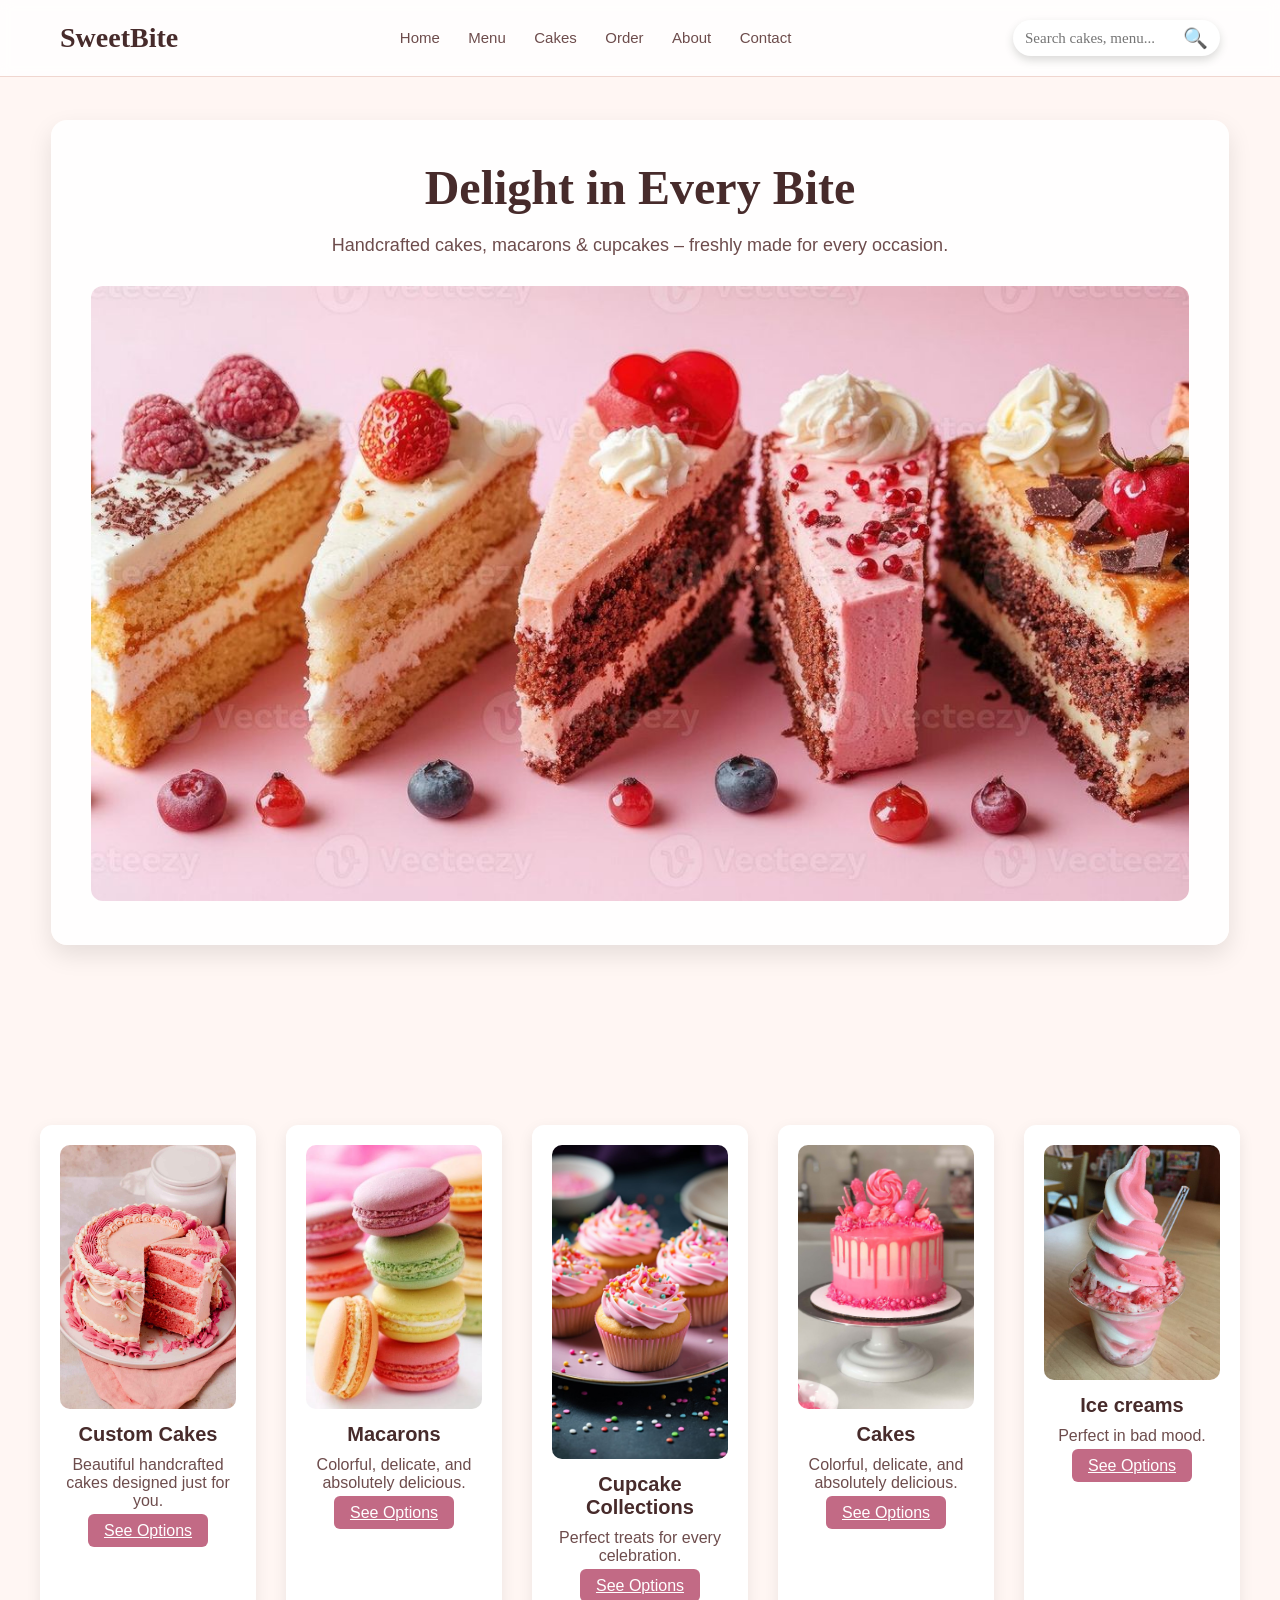
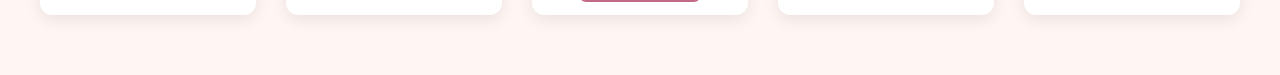
<file: index.html>
<!DOCTYPE html>
<html lang="en">
<head>
  <meta charset="UTF-8" />
  <meta name="viewport" content="width=device-width, initial-scale=1.0" />
  <title>SweetBite Patisserie - Home</title>
  <link rel="stylesheet" href="style.css" />
</head>
<body>
  <header class="header">
  <div class="logo">SweetBite</div>

  <nav class="nav">
    <a href="index.html">Home</a>
    <a href="Menu.html">Menu</a>
    <a href="Cake.html">Cakes</a>
    <a href="order.html">Order</a>
    <a href="about.html">About</a>
    <a href="contact.html">Contact</a>
  </nav>

  <!-- Search -->
  <div class="search-box">
    <input type="text" id="searchInput" placeholder="Search cakes, menu..." />
    <button onclick="performSearch()">🔍</button>
  </div>
  </div>
</header>


  <section class="hero">
  <div class="hero-box">
    <h1>Delight in Every Bite</h1>
    <p>Handcrafted cakes, macarons & cupcakes – freshly made for every occasion.</p>
    <div class="hero-image">
      <img src="Bilder/home page.jpg" alt="Sweet treats" />
    </div>
  </div>
</section>


  <section class="features">
    <div class="feature-card">
      <img src="Bilder/e45951b9458d67b6a977074e693e7935.jpg" alt="Custom Cakes" />
      <h3>Custom Cakes</h3>
      <p>Beautiful handcrafted cakes designed just for you.</p>
       <a href="Cake.html" class="small-btn">See Options</a>
    </div>
    <div class="feature-card">
      <img src="Bilder/MACRONS.jpg" alt="Macarons" />
      <h3>Macarons</h3>
      <p>Colorful, delicate, and absolutely delicious.</p>
      <a href="macron.html" class="small-btn">See Options</a>
    </div>
    <div class="feature-card">
      <img src="Bilder/CUPKAKES.jpg" alt="Cupcakes" />
      <h3>Cupcake Collections</h3>
      <p>Perfect treats for every celebration.</p>
     <a href="cupcake.html" class="small-btn">See Options</a>
    </div>
    <div class="feature-card">
      <img src="Bilder/cakes 2.jpg" alt="Cakes" />
      <h3>Cakes</h3>
      <p>Colorful, delicate, and absolutely delicious.</p>
      <a href="Cake.html" class="small-btn">See Options</a>
    </div>
    <div class="feature-card">
      <img src="Bilder/ice cream.jpg" alt="Ice creams" />
      <h3>Ice creams</h3>
      <p>Perfect in bad mood.</p>
        <a href="icecream.html" class="small-btn">See Options</a>
    </div>
  </section>

  <script src="script.js"></script>
</body>
</html>
</file>
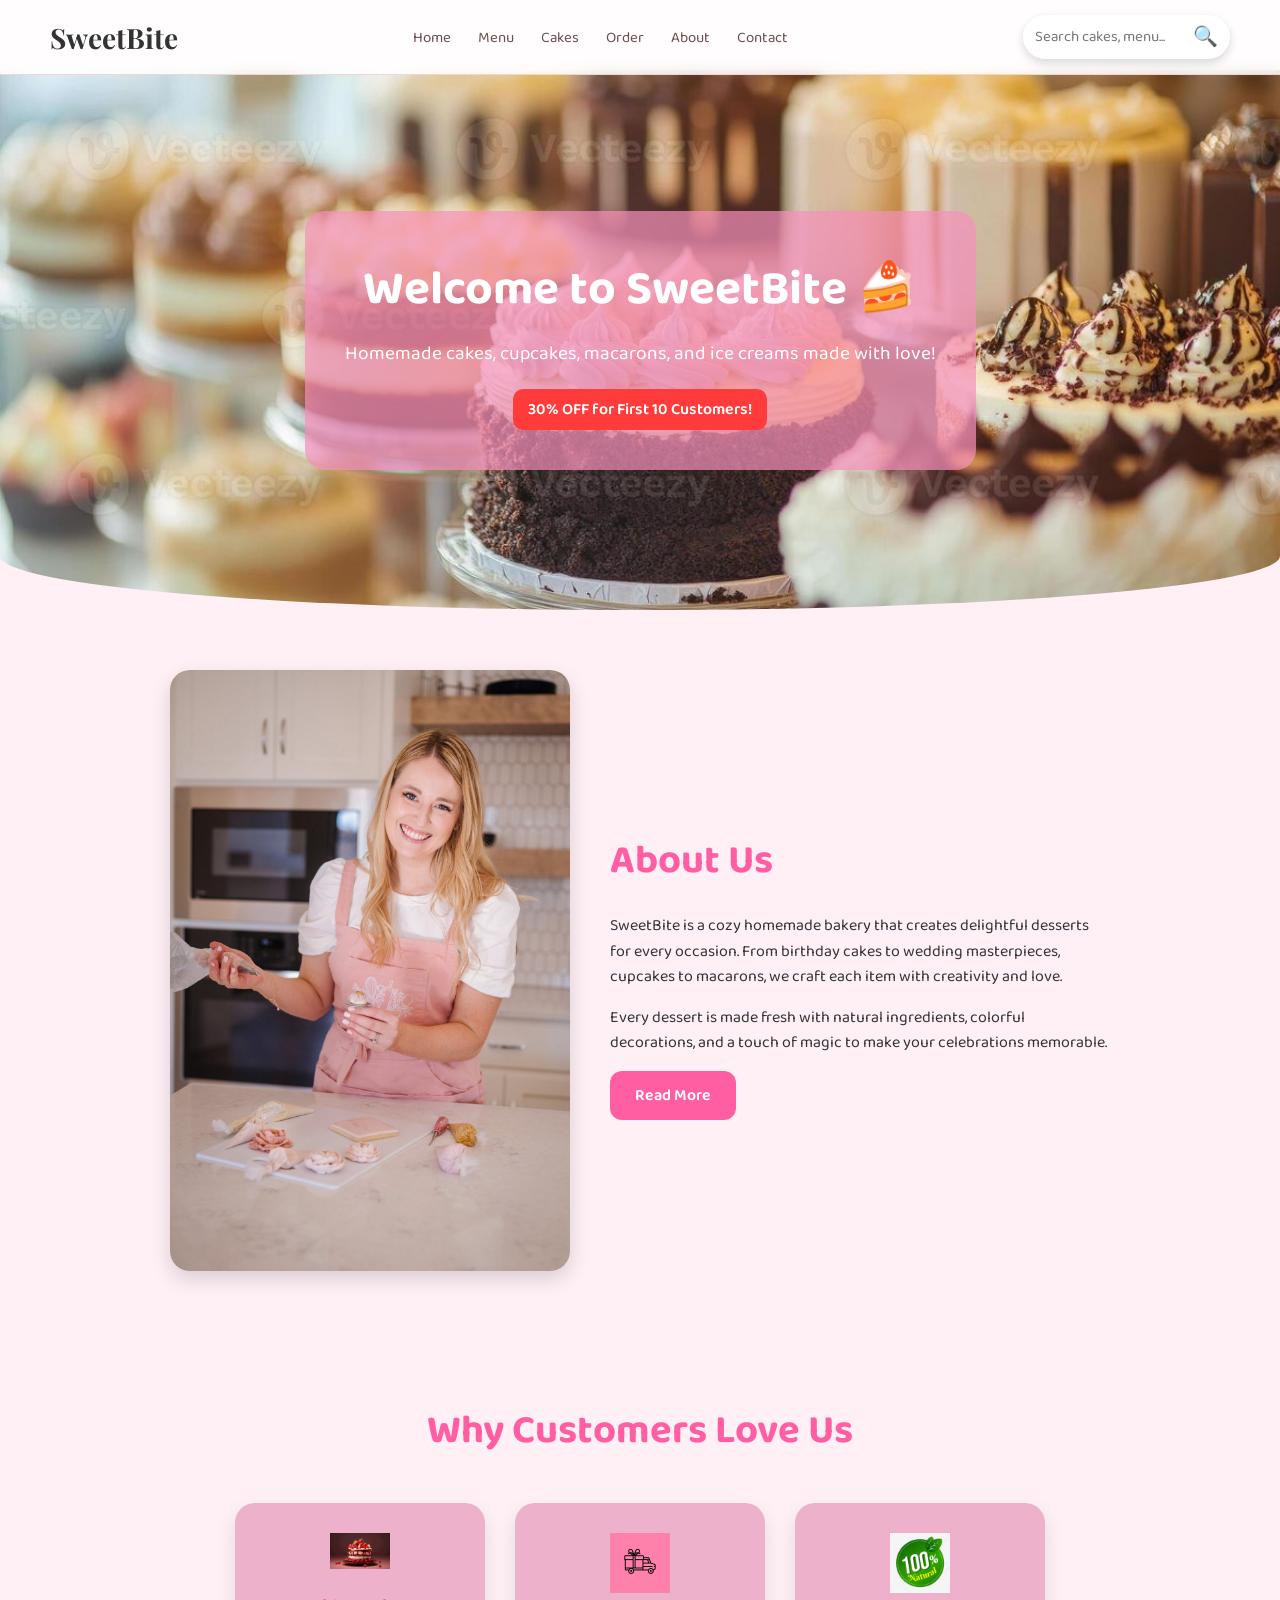
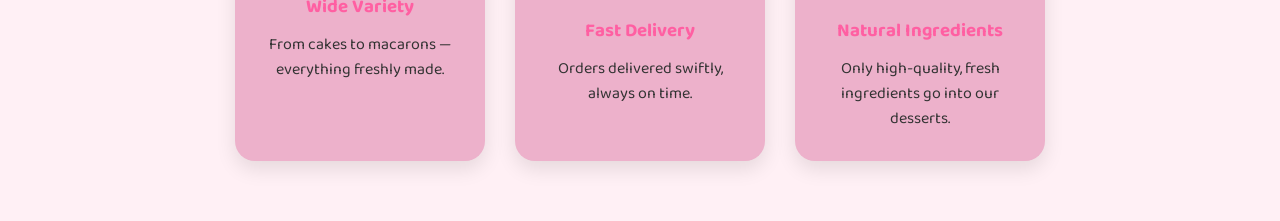
<file: about.html>
<!DOCTYPE html>
<html lang="en">
<head>
  <meta charset="UTF-8">
  <meta name="viewport" content="width=device-width, initial-scale=1.0">
  <title>SweetBite Patisserie - About</title>
  <link rel="stylesheet" href="about.css">
  <link href="https://fonts.googleapis.com/css2?family=Baloo+2:wght@400;600;700&family=Playfair+Display&family=Poppins&display=swap" rel="stylesheet">
</head>
<body>

  <!-- Header / Navigation -->
  <header class="header">
    <div class="logo">SweetBite</div>
    <nav class="nav">
      <a href="Home.html">Home</a>
      <a href="Menu.html">Menu</a>
      <a href="Cake.html">Cakes</a>
      <a href="order.html">Order</a>
      <a href="about.html">About</a>
      <a href="contact.html">Contact</a>
    </nav>
    <div class="search-box">
      <input type="text" id="searchInput" placeholder="Search cakes, menu...">
      <button onclick="performSearch()">🔍</button>
    </div>
  </header>

  <!-- Hero Section -->
  <section class="hero">
    <div class="hero-overlay">
      <h1>Welcome to SweetBite 🍰</h1>
      <p>Homemade cakes, cupcakes, macarons, and ice creams made with love!</p>
      <div class="tag">30% OFF for First 10 Customers!</div>
    </div>
  </section>

  <!-- About Section -->
  <section class="about">
    <div class="about-img">
      <img src="Bilder/baker.jpg" alt="Cake Chef">
    </div>
    <div class="about-text">
      <h2>About Us</h2>
      <p>SweetBite is a cozy homemade bakery that creates delightful desserts for every occasion. From birthday cakes to wedding masterpieces, cupcakes to macarons, we craft each item with creativity and love.</p>
      <p>Every dessert is made fresh with natural ingredients, colorful decorations, and a touch of magic to make your celebrations memorable.</p>
      <a href="#" class="btn">Read More</a>
    </div>
  </section>

  <!-- Benefits Section -->
  <section class="benefits">
    <h2>Why Customers Love Us</h2>
    <div class="benefit-cards">
      <div class="benefit">
        <img src="Bilder/wide .jpg" alt="Variety">
        <h3>Wide Variety</h3>
        <p>From cakes to macarons — everything freshly made.</p>
      </div>
      <div class="benefit">
        <img src="Bilder/fast.jpg" alt="Delivery">
        <h3>Fast Delivery</h3>
        <p>Orders delivered swiftly, always on time.</p>
      </div>
      <div class="benefit">
        <img src="Bilder/natural.jpg" alt="Ingredients">
        <h3>Natural Ingredients</h3>
        <p>Only high-quality, fresh ingredients go into our desserts.</p>
      </div>
    </div>
  </section>

  <script>
    // Search functionality
    function performSearch() {
      const query = document.getElementById('searchInput').value.toLowerCase();
      const links = document.querySelectorAll('.nav a');
      links.forEach(link => {
        const text = link.textContent.toLowerCase();
        link.style.display = text.includes(query) ? 'inline-block' : 'none';
      });
    }
  </script>

</body>
</html>
</file>
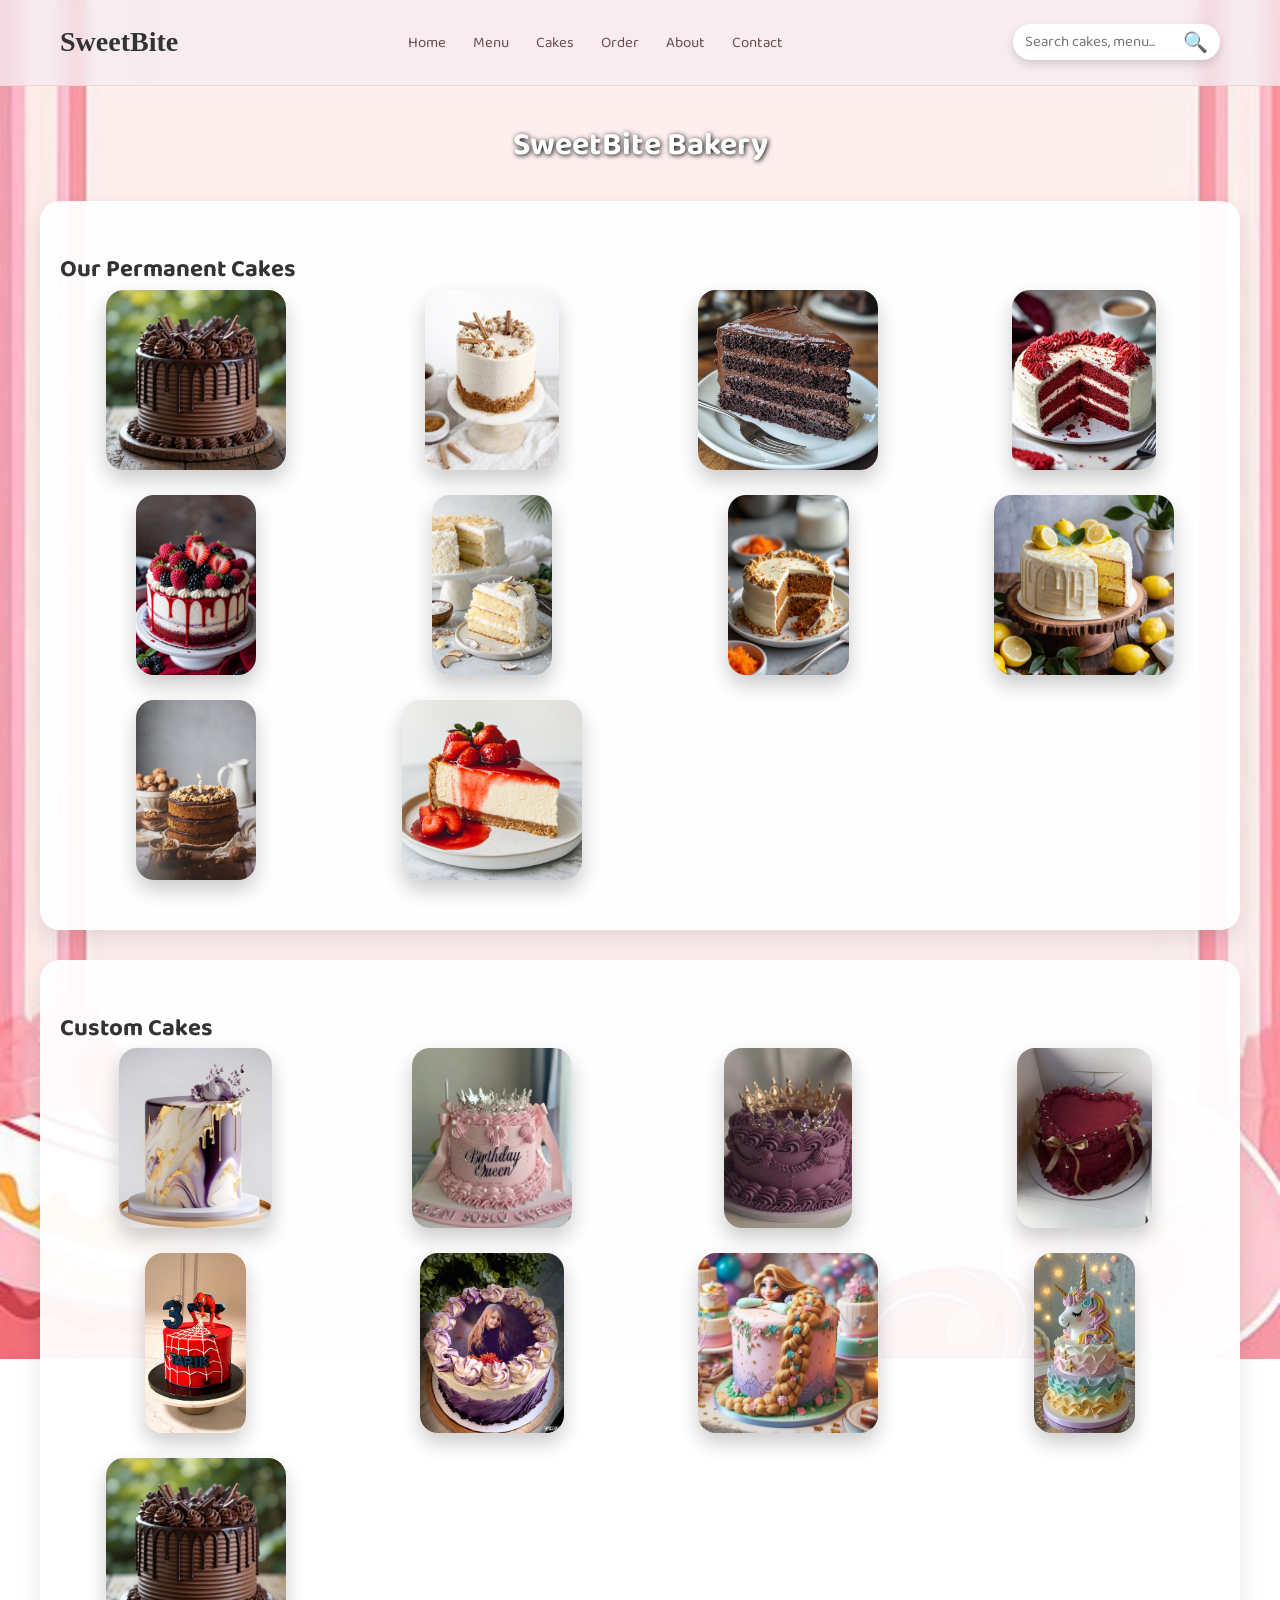
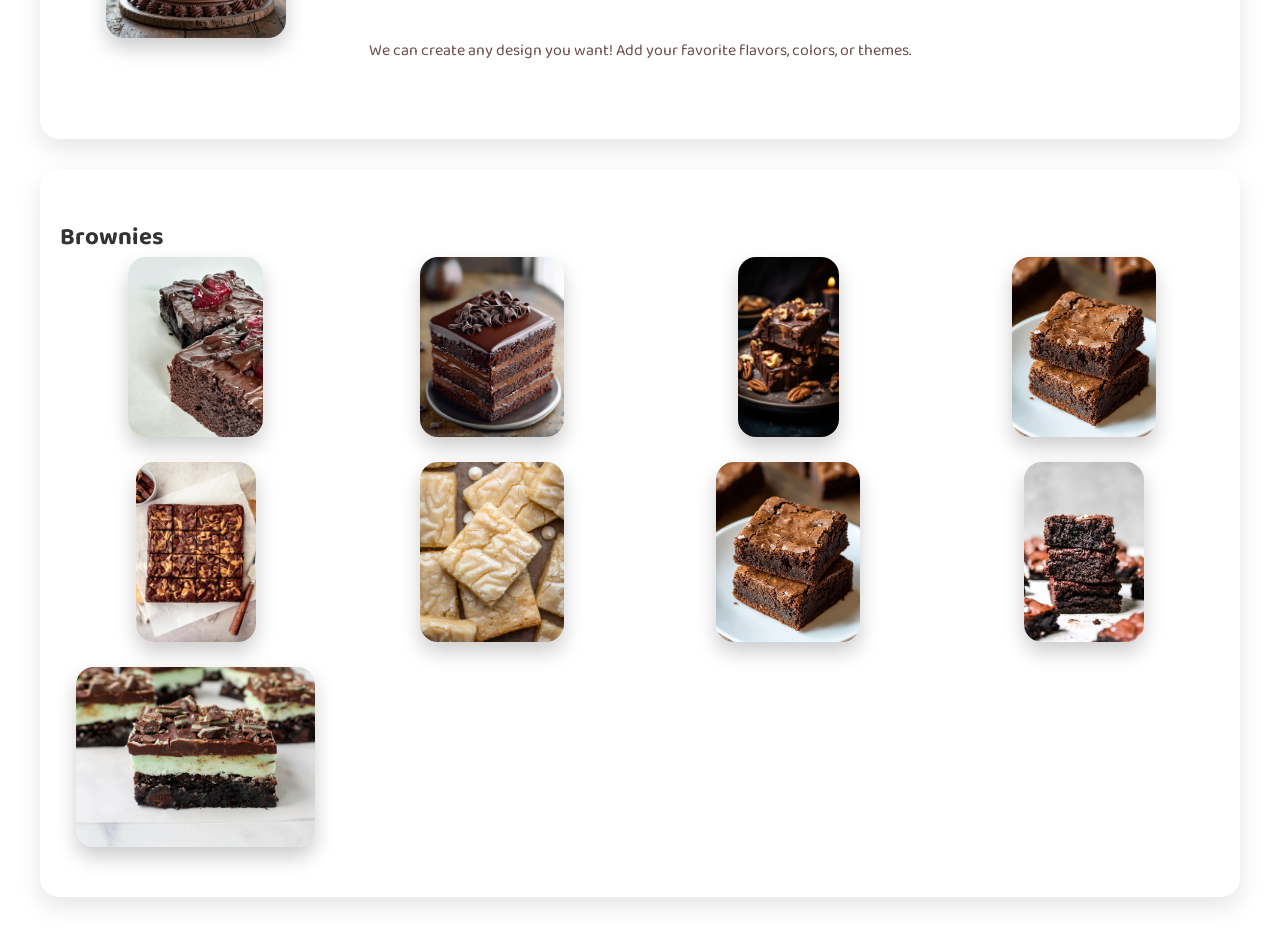
<file: Cake.html>
<!DOCTYPE html>
<html lang="en">
<head>
  <meta charset="UTF-8">
  <meta name="viewport" content="width=device-width, initial-scale=1.0">
  <title>SweetBite Bakery Menu</title>
  <link href="https://fonts.googleapis.com/css2?family=Baloo+2:wght@400;600&display=swap" rel="stylesheet">
  <link rel="stylesheet" href="Cake.css">
</head>
<body>
 <header class="header">
  <div class="logo">SweetBite</div>

  <nav class="nav">
    <a href="Home.html">Home</a>
    <a href="Menu.html">Menu</a>
    <a href="Cake.html">Cakes</a>
    <a href="order.html">Order</a>
    <a href="about.html">About</a>
    <a href="contact.html">Contact</a>
  </nav>

  <!-- Search Bar -->
  <div class="search-box">
    <input type="text" id="searchInput" placeholder="Search cakes, menu..." />
    <button onclick="performSearch()">
      🔍
    </button>
  </div>
</header>

  <h1>SweetBite Bakery</h1>

  <!-- Permanent Cakes -->
  <section class="section">
    <h2>Our Permanent Cakes</h2>
    <div class="cake-grid">
      <!-- 2 real cakes + 8 placeholders -->
      <div class="cake-card">
        <img src="Bilder/cHOCLATE CAKE.jpg" alt="Chocolate Cake">
        <div class="cake-overlay">
          <h3>Chocolate Cake</h3>
          <p>Price: $25</p>
          <button class="order-btn">Order Now</button>
        </div>
      </div>

      <div class="cake-card">
        <img src="Bilder/VANILLA CAKE.jpg" alt="Vanilla Cake">
        <div class="cake-overlay">
          <h3>Vanilla Cake</h3>
          <p>Price: $22</p>
          <button class="order-btn">Order Now</button>
        </div>
      </div>

      <!-- 8 placeholder cakes -->
      <div class="cake-card"><img src="Bilder/choclate fudge.jpg" alt="Cake Placeholder"><div class="cake-overlay"><h3>Chocolate Fudge Cake 🍫</h3><p>Price: $15</p><button class="order-btn">Order Now</button></div></div>
      <div class="cake-card"><img src="Bilder/RED VELVET.jpg" alt="Cake Placeholder"><div class="cake-overlay"><h3>Red Velvet Cake ❤️</h3><p>Price: $15</p><button class="order-btn">Order Now</button></div></div>
      <div class="cake-card"><img src="Bilder/stawbreey cake.jpg" alt="Cake Placeholder"><div class="cake-overlay"><h3>Strawberry Shortcake 🍓</h3><p>Price: $18</p><button class="order-btn">Order Now</button></div></div>
      <div class="cake-card"><img src="Bilder/vanilla beet cake .jpg" alt="Cake Placeholder"><div class="cake-overlay"><h3>Vanilla Bean Cake 🌼</h3><p>Price: $18</p><button class="order-btn">Order Now</button></div></div>
      <div class="cake-card"><img src="Bilder/carrort.jpg" alt="Cake Placeholder"><div class="cake-overlay"><h3>Carrot Cake 🥕</h3><p>Price: $16</p><button class="order-btn">Order Now</button></div></div>
      <div class="cake-card"><img src="Bilder/LEMON DIZZEL CAKE.jpg" alt="Cake Placeholder"><div class="cake-overlay"><h3>Lemon Drizzle Cake 🍋</h3><p>Price: $15</p><button class="order-btn">Order Now</button></div></div>
      <div class="cake-card"><img src="Bilder/COFFE CAKE.jpg" alt="Cake Placeholder"><div class="cake-overlay"><h3>Coffee Walnut Cake ☕</h3><p>Price: $17</p><button class="order-btn">Order Now</button></div></div>
      <div class="cake-card"><img src="Bilder/CHEES CAKE.jpg" alt="Cake Placeholder"><div class="cake-overlay"><h3>Cheesecake 🧀</h3><p>Price: $16</p><button class="order-btn">Order Now</button></div></div>
    </div>
  </section>

  <!-- Custom Cakes -->
  <section class="section">
    <h2>Custom Cakes</h2>
    <div class="cake-grid">
      <!-- 1 real + 9 placeholders -->
      <div class="cake-card"><img src="Bilder/cutom 3.jpg" alt="Custom Cake"><div class="cake-overlay"><h3>Custom Cake</h3><p>Price: $30+</p><button class="order-btn">Order Now</button></div></div>
      <!-- 9 placeholders -->
      <div class="cake-card"><img src="Bilder/custom cakes.jpg" alt="Custom Placeholder"><div class="cake-overlay"><h3>Choco Dream Delight 🍫</h3><p>Price: $30+</p><button class="order-btn">Order Now</button></div></div>
      <div class="cake-card"><img src="Bilder/Custom 2.jpg" alt="Custom Placeholder"><div class="cake-overlay"><h3>Berry Bliss Cake 🍓</h3><p>Price: $50+</p><button class="order-btn">Order Now</button></div></div>
      <div class="cake-card"><img src="Bilder/custom 5.jpg" alt="Custom Placeholder"><div class="cake-overlay"><h3>Velvet Romance ❤️</h3><p>Price: $35+</p><button class="order-btn">Order Now</button></div></div>
      <div class="cake-card"><img src="Bilder/custom 6.jpg" alt="Custom Placeholder"><div class="cake-overlay"><h3>Nutty Heaven ☕🥜</h3><p>Price: $60+</p><button class="order-btn">Order Now</button></div></div>
      <div class="cake-card"><img src="Bilder/custom 10.jpg" alt="Custom Placeholder"><div class="cake-overlay"><h3>Lemon Sunshine 🍋</h3><p>Price: $50+</p><button class="order-btn">Order Now</button></div></div>
      <div class="cake-card"><img src="Bilder/custom 7.jpg" alt="Custom Placeholder"><div class="cake-overlay"><h3>Carrot Cloud 🥕☁️</h3><p>Price: $35+</p><button class="order-btn">Order Now</button></div></div>
      <div class="cake-card"><img src="Bilder/custom 8.jpg" alt="Custom Placeholder"><div class="cake-overlay"><h3>ineapple Paradise 🍍/h3><p>Price: $40+</p><button class="order-btn">Order Now</button></div></div>
      <div class="cake-card"><img src="Bilder/cHOCLATE CAKE.jpg" alt="Custom Placeholder"><div class="cake-overlay"><h3>Creamy Fantasy 🧁</h3><p>Price: $29+</p><button class="order-btn">Order Now</button></div></div>
    </div>
   <p class="custom-text">We can create any design you want! Add your favorite flavors, colors, or themes.</p>
  </section>

  <!-- Brownies -->
  <section class="section">
    <h2>Brownies</h2>
    <div class="cake-grid">
      <!-- 1 real + 9 placeholders -->
      <div class="cake-card"><img src="Bilder/STABERY BROWNI .jpg" alt="Brownie"><div class="cake-overlay"><h3>Chocolate Brownies</h3><p>Price: $15</p><button class="order-btn">Order Now</button></div></div>
      <!-- 9 placeholders -->
      <div class="cake-card"><img src="Bilder/BROWNI 1.jpg" alt="Brownie Placeholder"><div class="cake-overlay"><h3>Classic Chocolate Brownie 🍫</h3><p>Price: $10</p><button class="order-btn">Order Now</button></div></div>
      <div class="cake-card"><img src="Bilder/BROWINE2.jpg" alt="Brownie Placeholder"><div class="cake-overlay"><h3>Walnut Brownie 🌰</h3><p>Price: $15</p><button class="order-btn">Order Now</button></div></div>
      <div class="cake-card"><img src="Bilder/BROWNI 3.jpg" alt="Brownie Placeholder"><div class="cake-overlay"><h3>BFudge Brownie 🍫</h3><p>Price: $13</p><button class="order-btn">Order Now</button></div></div>
      <div class="cake-card"><img src="Bilder/BROWNI 4.jpg" alt="Brownie Placeholder"><div class="cake-overlay"><h3>Caramel Swirl Brownie</h3><p>Price: $20</p><button class="order-btn">Order Now</button></div></div>
      <div class="cake-card"><img src="Bilder/BROWNI 5.jpg" alt="Brownie Placeholder"><div class="cake-overlay"><h3>Peanut Butter Brownie 🥜</h3><p>Price: $19/p><button class="order-btn">Order Now</button></div></div>
      <div class="cake-card"><img src="Bilder/BROWNI 3.jpg" alt="Brownie Placeholder"><div class="cake-overlay"><h3>Blondie Brownie (White Chocolate) 🍪</h3><p>Price: $15</p><button class="order-btn">Order Now</button></div></div>
      <div class="cake-card"><img src="Bilder/EXPRESSO BROWNI .jpg" alt="Brownie Placeholder"><div class="cake-overlay"><h3>BEspresso Brownie ☕</h3><p>Price: $20</p><button class="order-btn">Order Now</button></div></div>
      <div class="cake-card"><img src="Bilder/MINT BROWNI .jpg" alt="Brownie Placeholder"><div class="cake-overlay"><h3>Mint Chocolate Brownie 🍃</h3><p>Price: $30</p><button class="order-btn">Order Now</button></div></div>
    </div>
  </section>

  <script src="Cake.js"></script>
</body>
</html>
</file>
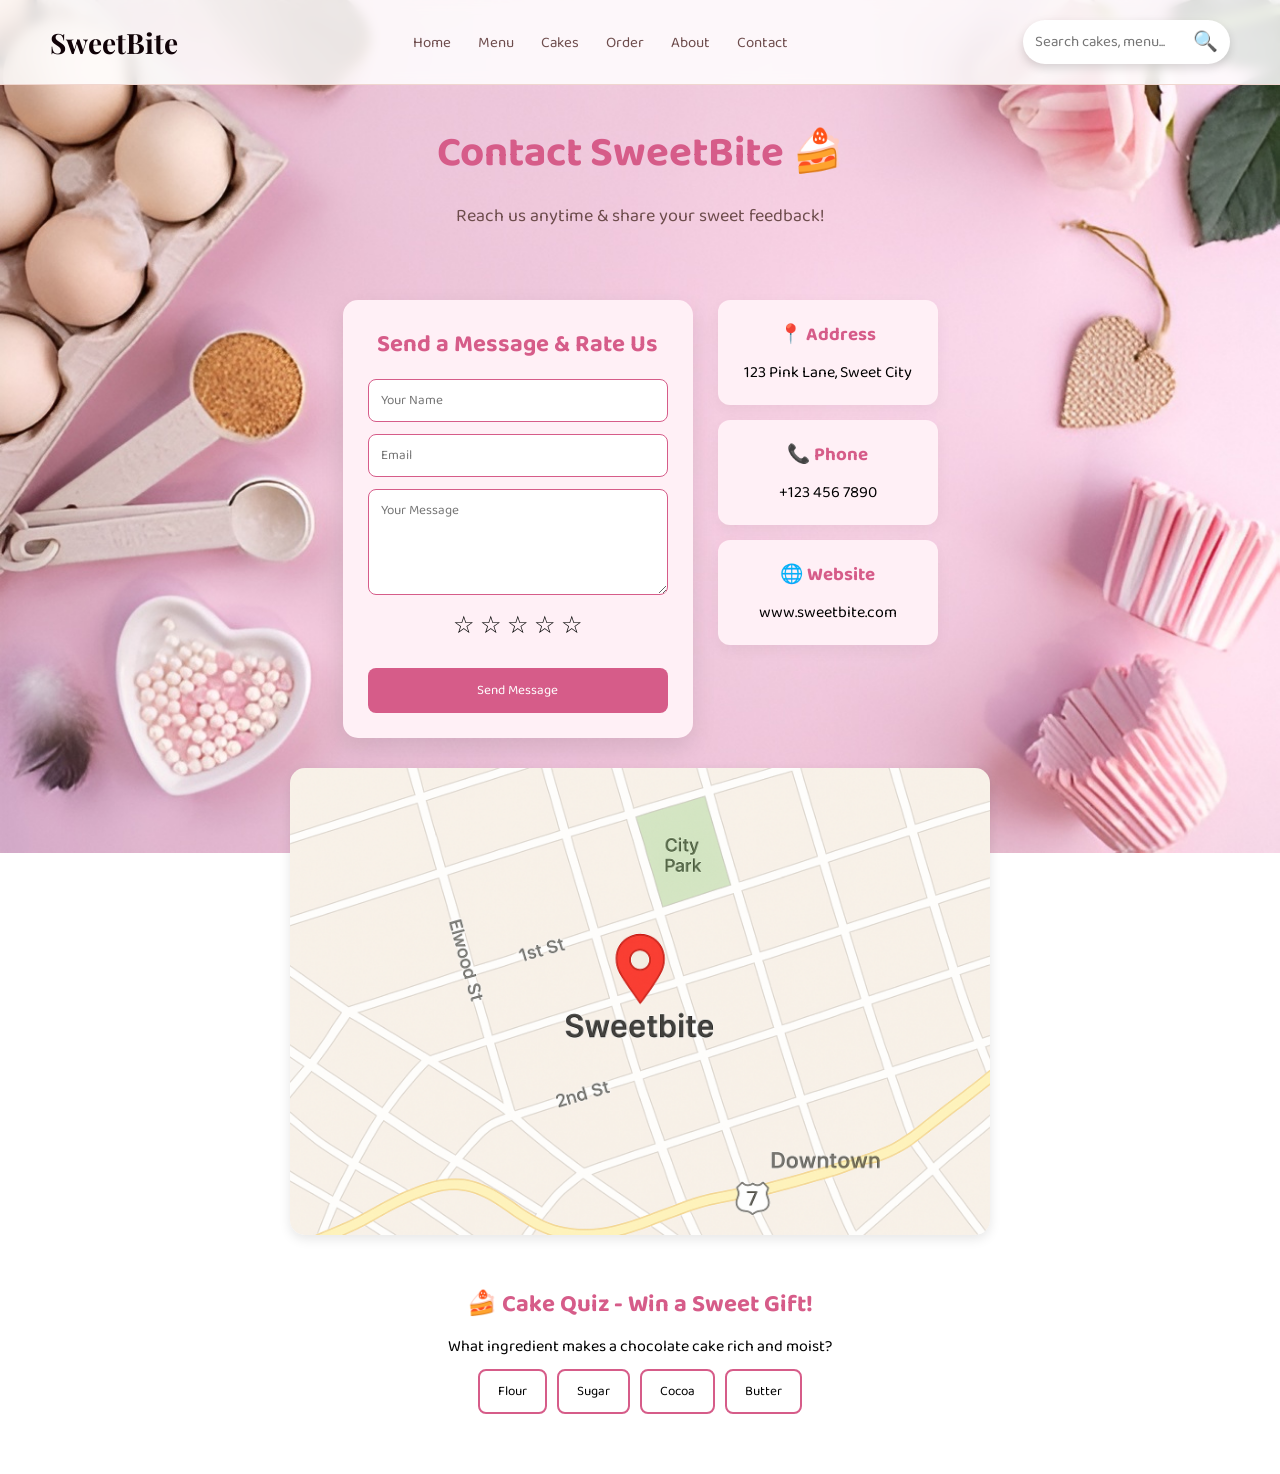
<file: contact.html>
<!DOCTYPE html>
<html lang="en">
<head>
  <meta charset="UTF-8">
  <meta name="viewport" content="width=device-width, initial-scale=1.0">
  <title>SweetBite - Contact</title>
  <link rel="stylesheet" href="contact.css">
  <link href="https://fonts.googleapis.com/css2?family=Baloo+2:wght@400;600;700&display=swap" rel="stylesheet">
  <link href="https://fonts.googleapis.com/css2?family=Playfair+Display:wght@700&display=swap" rel="stylesheet">
</head>
<body>

  <!-- Header -->
  <header class="header">
    <div class="logo">SweetBite</div>

     <nav class="nav">
    <a href="Home.html">Home</a>
    <a href="Menu.html">Menu</a>
    <a href="Cake.html">Cakes</a>
    <a href="order.html">Order</a>
    <a href="about.html">About</a>
    <a href="contact.html">Contact</a>
  </nav>


    <div class="search-box">
      <input type="text" id="searchInput" placeholder="Search cakes, menu..." />
      <button onclick="performSearch()">🔍</button>
    </div>
  </header>

  <!-- Hero -->
  <section class="contact-hero">
    <h1>Contact SweetBite 🍰</h1>
    <p>Reach us anytime & share your sweet feedback!</p>
  </section>

  <!-- Two Column Section -->
  <section class="contact-columns">
    <!-- Left: Contact + Rating -->
    <div class="left-column">
      <div class="contact-box">
        <h2>Send a Message & Rate Us</h2>
        <form id="contactForm">
          <input type="text" id="name" placeholder="Your Name" required>
          <input type="email" id="email" placeholder="Email" required>
          <textarea id="message" placeholder="Your Message" rows="4" required></textarea>

          <div class="rating">
            <span class="star" data-value="1">☆</span>
            <span class="star" data-value="2">☆</span>
            <span class="star" data-value="3">☆</span>
            <span class="star" data-value="4">☆</span>
            <span class="star" data-value="5">☆</span>
          </div>

          <button type="submit">Send Message</button>
        </form>
      </div>
    </div>

    <!-- Right: Info Cards -->
    <div class="right-column">
      <div class="info-card">
        <h3>📍 Address</h3>
        <p>123 Pink Lane, Sweet City</p>
      </div>
      <div class="info-card">
        <h3>📞 Phone</h3>
        <p>+123 456 7890</p>
      </div>
      <div class="info-card">
        <h3>🌐 Website</h3>
        <p>www.sweetbite.com</p>
      </div>
    </div>
  </section>

  <!-- Map Section -->
<section class="map-section">
  <div class="map-box">
    <img src="Bilder/map.png" alt="SweetBite Location Map">
  </div>
</section>


  <!-- Quiz Section -->
  <section class="quiz-section">
    <h2>🍰 Cake Quiz - Win a Sweet Gift!</h2>
    <p>What ingredient makes a chocolate cake rich and moist?</p>
    <div class="quiz-options">
      <button class="quiz-btn" data-answer="wrong">Flour</button>
      <button class="quiz-btn" data-answer="wrong">Sugar</button>
      <button class="quiz-btn" data-answer="correct">Cocoa</button>
      <button class="quiz-btn" data-answer="wrong">Butter</button>
    </div>
    <p id="quiz-feedback"></p>
  </section>

  <script src="contact.js"></script>
</body>
</html>
</file>
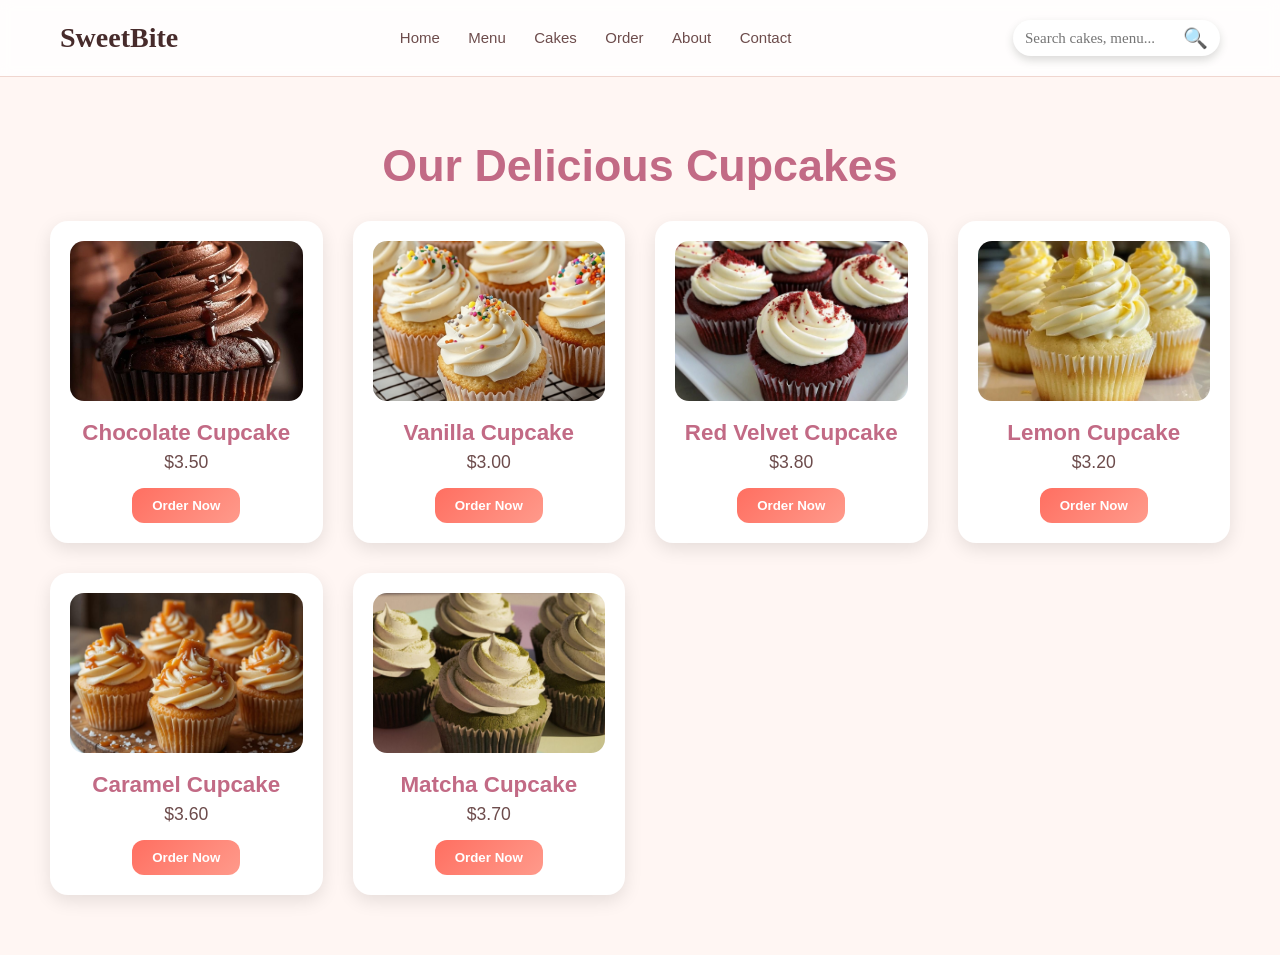
<file: cupcake.html>
<!DOCTYPE html>
<html lang="en">
<head>
  <meta charset="UTF-8" />
  <meta name="viewport" content="width=device-width, initial-scale=1.0" />
  <title>SweetBite Patisserie - Cupcakes</title>
  <link rel="stylesheet" href="cupcake.css" />
</head>
<body>

<header class="header">
  <div class="logo">SweetBite </div>

  <nav class="nav">
    <a href="Home.html">Home</a>
    <a href="Menu.html">Menu</a>
    <a href="Cake.html">Cakes</a>
    <a href="order.html">Order</a>
    <a href="about.html">About</a>
    <a href="contact.html">Contact</a>
  </nav>

  <div class="search-box">
    <input type="text" id="searchInput" placeholder="Search cakes, menu..." />
    <button onclick="performSearch()">🔍</button>
  </div>
</header>

<main class="cupcake-main">
  <h1 class="page-title">Our Delicious Cupcakes</h1>

  <div class="cupcake-grid">

    <!-- 1 -->
    <div class="cupcake-card">
      <img src="cupcake/choclate.jpg" alt="Chocolate Cupcake">
      <h3>Chocolate Cupcake</h3>
      <p>$3.50</p>
      <button class="order-btn" onclick="addToCart('Chocolate Cupcake', 3.5, 'cupcake/chocolate.jpg')">Order Now</button>
    </div>

    <!-- 2 -->
    <div class="cupcake-card">
      <img src="cupcake/vanilla.jpg" alt="Vanilla Cupcake">
      <h3>Vanilla Cupcake</h3>
      <p>$3.00</p>
      <button class="order-btn" onclick="addToCart('Vanilla Cupcake', 3.0, 'cupcake/vanilla.jpg')">Order Now</button>
    </div>

    <!-- 3 -->
    <div class="cupcake-card">
      <img src="cupcake/redvelvet.jpg" alt="Red Velvet Cupcake">
      <h3>Red Velvet Cupcake</h3>
      <p>$3.80</p>
      <button class="order-btn" onclick="addToCart('Red Velvet Cupcake', 3.8, 'cupcake/redvelvet.jpg')">Order Now</button>
    </div>

    <!-- 4 -->
    <div class="cupcake-card">
      <img src="cupcake/leamon.jpg" alt="Lemon Cupcake">
      <h3>Lemon Cupcake</h3>
      <p>$3.20</p>
      <button class="order-btn" onclick="addToCart('Lemon Cupcake', 3.2, 'cupcake/lemon.jpg')">Order Now</button>
    </div>

    <!-- 5 -->
    <div class="cupcake-card">
      <img src="cupcake/careamel.jpg" alt="Caramel Cupcake">
      <h3>Caramel Cupcake</h3>
      <p>$3.60</p>
      <button class="order-btn" onclick="addToCart('Caramel Cupcake', 3.6, 'cupcake/caramel.jpg')">Order Now</button>
    </div>

    <!-- 6 -->
    <div class="cupcake-card">
      <img src="cupcake/matcha.jpg" alt="Matcha Cupcake">
      <h3>Matcha Cupcake</h3>
      <p>$3.70</p>
      <button class="order-btn" onclick="addToCart('Matcha Cupcake', 3.7, 'cupcake/matcha.jpg')">Order Now</button>
    </div>

  </div>
</main>

<script src="cupcake.js"></script>
</body>
</html>
</file>
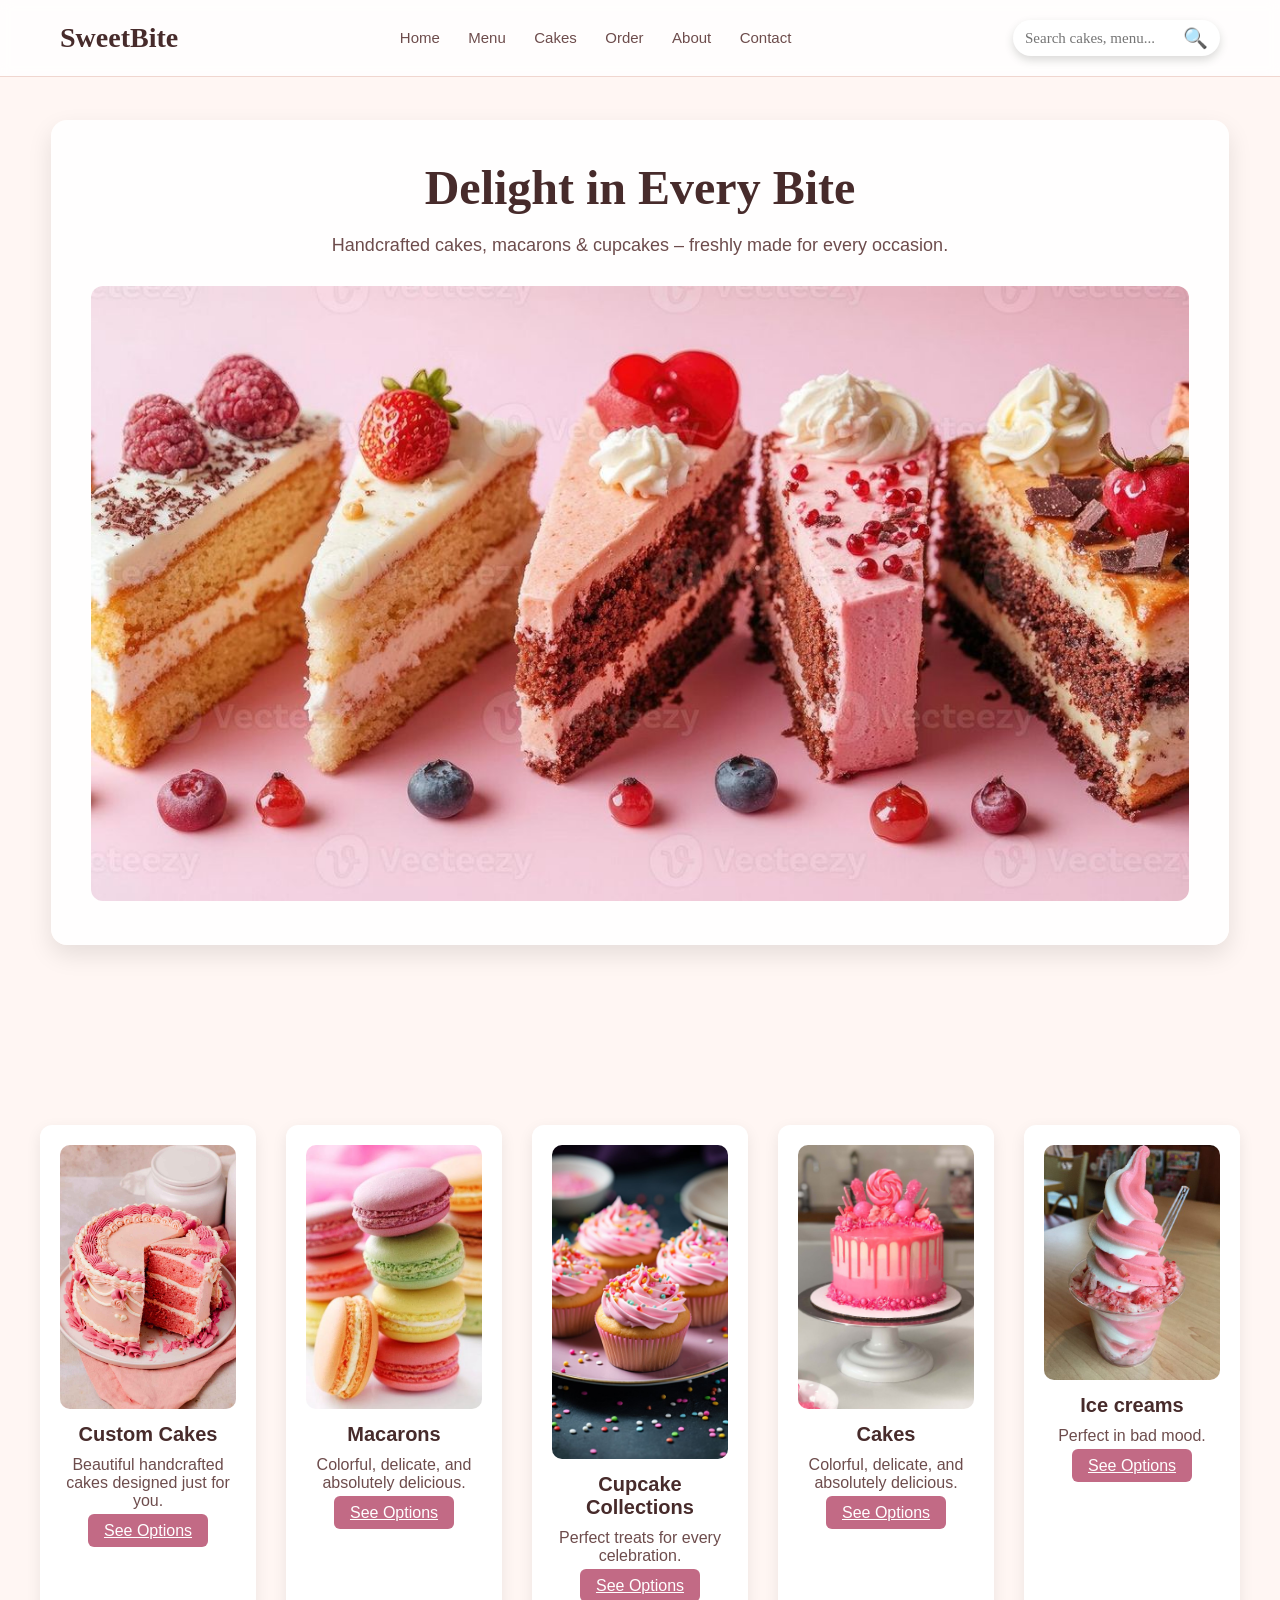
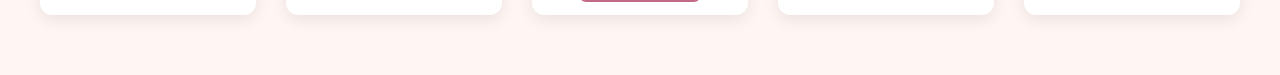
<file: Home.html>
<!DOCTYPE html>
<html lang="en">
<head>
  <meta charset="UTF-8" />
  <meta name="viewport" content="width=device-width, initial-scale=1.0" />
  <title>SweetBite Patisserie - Home</title>
  <link rel="stylesheet" href="style.css" />
</head>
<body>
  <header class="header">
  <div class="logo">SweetBite</div>

  <nav class="nav">
    <a href="Home.html">Home</a>
    <a href="Menu.html">Menu</a>
    <a href="Cake.html">Cakes</a>
    <a href="order.html">Order</a>
    <a href="about.html">About</a>
    <a href="contact.html">Contact</a>
  </nav>

  <!-- Search -->
  <div class="search-box">
    <input type="text" id="searchInput" placeholder="Search cakes, menu..." />
    <button onclick="performSearch()">🔍</button>
  </div>
  </div>
</header>


  <section class="hero">
  <div class="hero-box">
    <h1>Delight in Every Bite</h1>
    <p>Handcrafted cakes, macarons & cupcakes – freshly made for every occasion.</p>
    <div class="hero-image">
      <img src="Bilder/home page.jpg" alt="Sweet treats" />
    </div>
  </div>
</section>


  <section class="features">
    <div class="feature-card">
      <img src="Bilder/e45951b9458d67b6a977074e693e7935.jpg" alt="Custom Cakes" />
      <h3>Custom Cakes</h3>
      <p>Beautiful handcrafted cakes designed just for you.</p>
       <a href="Cake.html" class="small-btn">See Options</a>
    </div>
    <div class="feature-card">
      <img src="Bilder/MACRONS.jpg" alt="Macarons" />
      <h3>Macarons</h3>
      <p>Colorful, delicate, and absolutely delicious.</p>
      <a href="macron.html" class="small-btn">See Options</a>
    </div>
    <div class="feature-card">
      <img src="Bilder/CUPKAKES.jpg" alt="Cupcakes" />
      <h3>Cupcake Collections</h3>
      <p>Perfect treats for every celebration.</p>
     <a href="cupcake.html" class="small-btn">See Options</a>
    </div>
    <div class="feature-card">
      <img src="Bilder/cakes 2.jpg" alt="Cakes" />
      <h3>Cakes</h3>
      <p>Colorful, delicate, and absolutely delicious.</p>
      <a href="Cake.html" class="small-btn">See Options</a>
    </div>
    <div class="feature-card">
      <img src="Bilder/ice cream.jpg" alt="Ice creams" />
      <h3>Ice creams</h3>
      <p>Perfect in bad mood.</p>
        <a href="icecream.html" class="small-btn">See Options</a>
    </div>
  </section>

  <script src="script.js"></script>
</body>
</html>
</file>
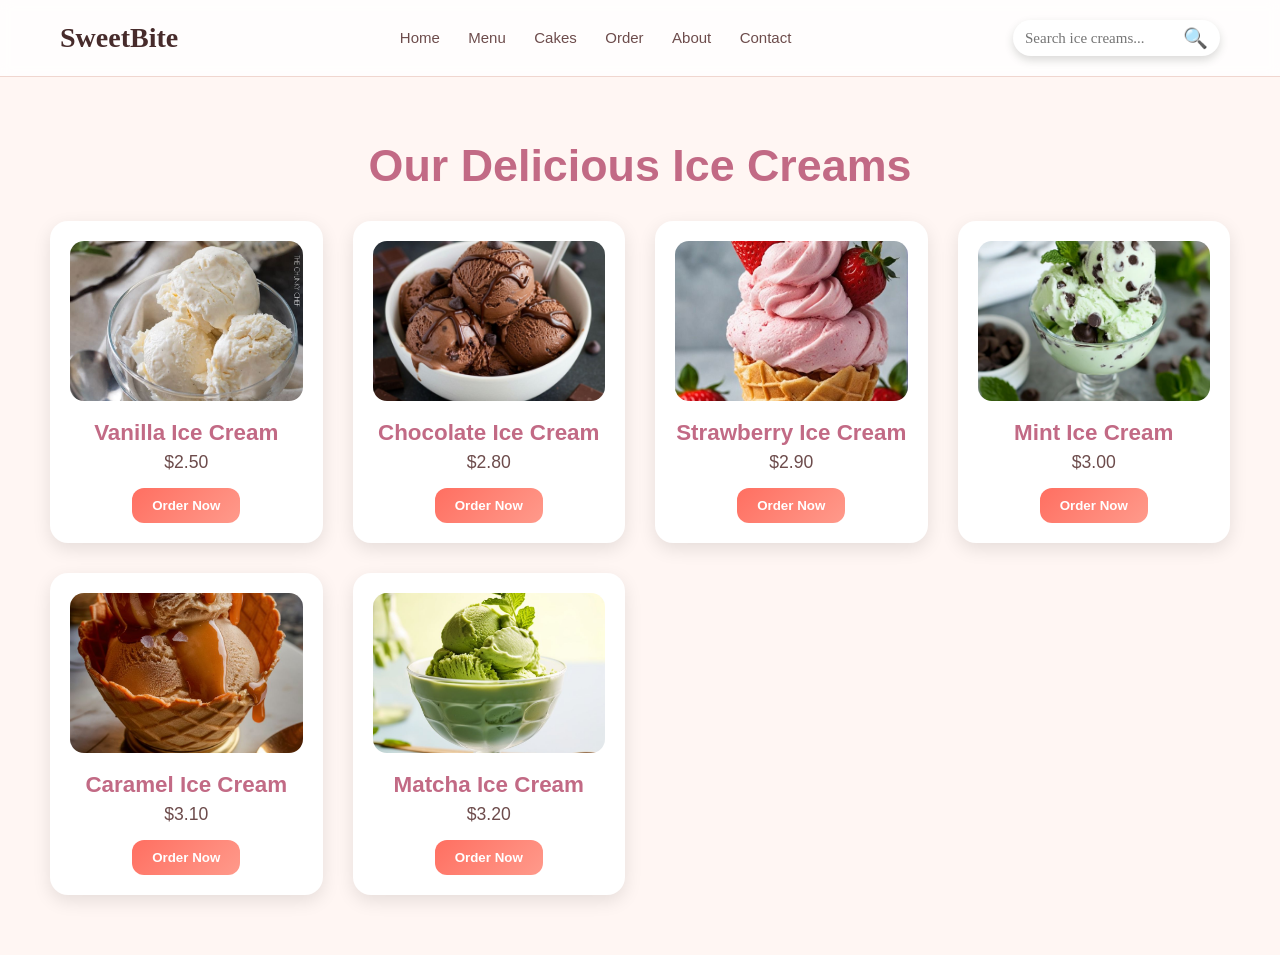
<file: icecream.html>
<!DOCTYPE html>
<html lang="en">
<head>
  <meta charset="UTF-8" />
  <meta name="viewport" content="width=device-width, initial-scale=1.0" />
  <title>SweetBite Patisserie - Ice Creams</title>
  <link rel="stylesheet" href="icecream.css" />
</head>
<body>

<header class="header">
  <div class="logo">SweetBite </div>

  <nav class="nav">
    <a href="Home.html">Home</a>
    <a href="Menu.html">Menu</a>
    <a href="Cake.html">Cakes</a>
    <a href="order.html">Order</a>
    <a href="about.html">About</a>
    <a href="contact.html">Contact</a>
  </nav>

  <div class="search-box">
    <input type="text" id="searchInput" placeholder="Search ice creams..." />
    <button onclick="performSearch()">🔍</button>
  </div>
</header>

<main class="icecream-main">
  <h1 class="page-title">Our Delicious Ice Creams</h1>

  <div class="icecream-grid">

    <!-- 1 -->
    <div class="icecream-card">
      <img src="icecream/vanilla.jpg" alt="Vanilla Ice Cream">
      <h3>Vanilla Ice Cream</h3>
      <p>$2.50</p>
      <button class="order-btn" onclick="addToCart('Vanilla Ice Cream', 2.5, 'icecream/vanilla.jpg')">Order Now</button>
    </div>

    <!-- 2 -->
    <div class="icecream-card">
      <img src="icecream/choclate.jpg" alt="Chocolate Ice Cream">
      <h3>Chocolate Ice Cream</h3>
      <p>$2.80</p>
      <button class="order-btn" onclick="addToCart('Chocolate Ice Cream', 2.8, 'icecream/chocolate.jpg')">Order Now</button>
    </div>

    <!-- 3 -->
    <div class="icecream-card">
      <img src="icecream/stawberry.jpg" alt="Strawberry Ice Cream">
      <h3>Strawberry Ice Cream</h3>
      <p>$2.90</p>
      <button class="order-btn" onclick="addToCart('Strawberry Ice Cream', 2.9, 'icecream/stawberry.jpg')">Order Now</button>
    </div>

    <!-- 4 -->
    <div class="icecream-card">
      <img src="icecream/mint.jpg" alt="Mint Ice Cream">
      <h3>Mint Ice Cream</h3>
      <p>$3.00</p>
      <button class="order-btn" onclick="addToCart('Mint Ice Cream', 3.0, 'icecream/mint.jpg')">Order Now</button>
    </div>

    <!-- 5 -->
    <div class="icecream-card">
      <img src="icecream/cramell.jpg" alt="Caramel Ice Cream">
      <h3>Caramel Ice Cream</h3>
      <p>$3.10</p>
      <button class="order-btn" onclick="addToCart('Caramel Ice Cream', 3.1, 'icecream/caramel.jpg')">Order Now</button>
    </div>

    <!-- 6 -->
    <div class="icecream-card">
      <img src="icecream/matcha .jpg" alt="Matcha Ice Cream">
      <h3>Matcha Ice Cream</h3>
      <p>$3.20</p>
      <button class="order-btn" onclick="addToCart('Matcha Ice Cream', 3.2, 'icecream/matcha.jpg')">Order Now</button>
    </div>

  </div>
</main>

<script src="icecream.js"></script>
</body>
</html>
</file>
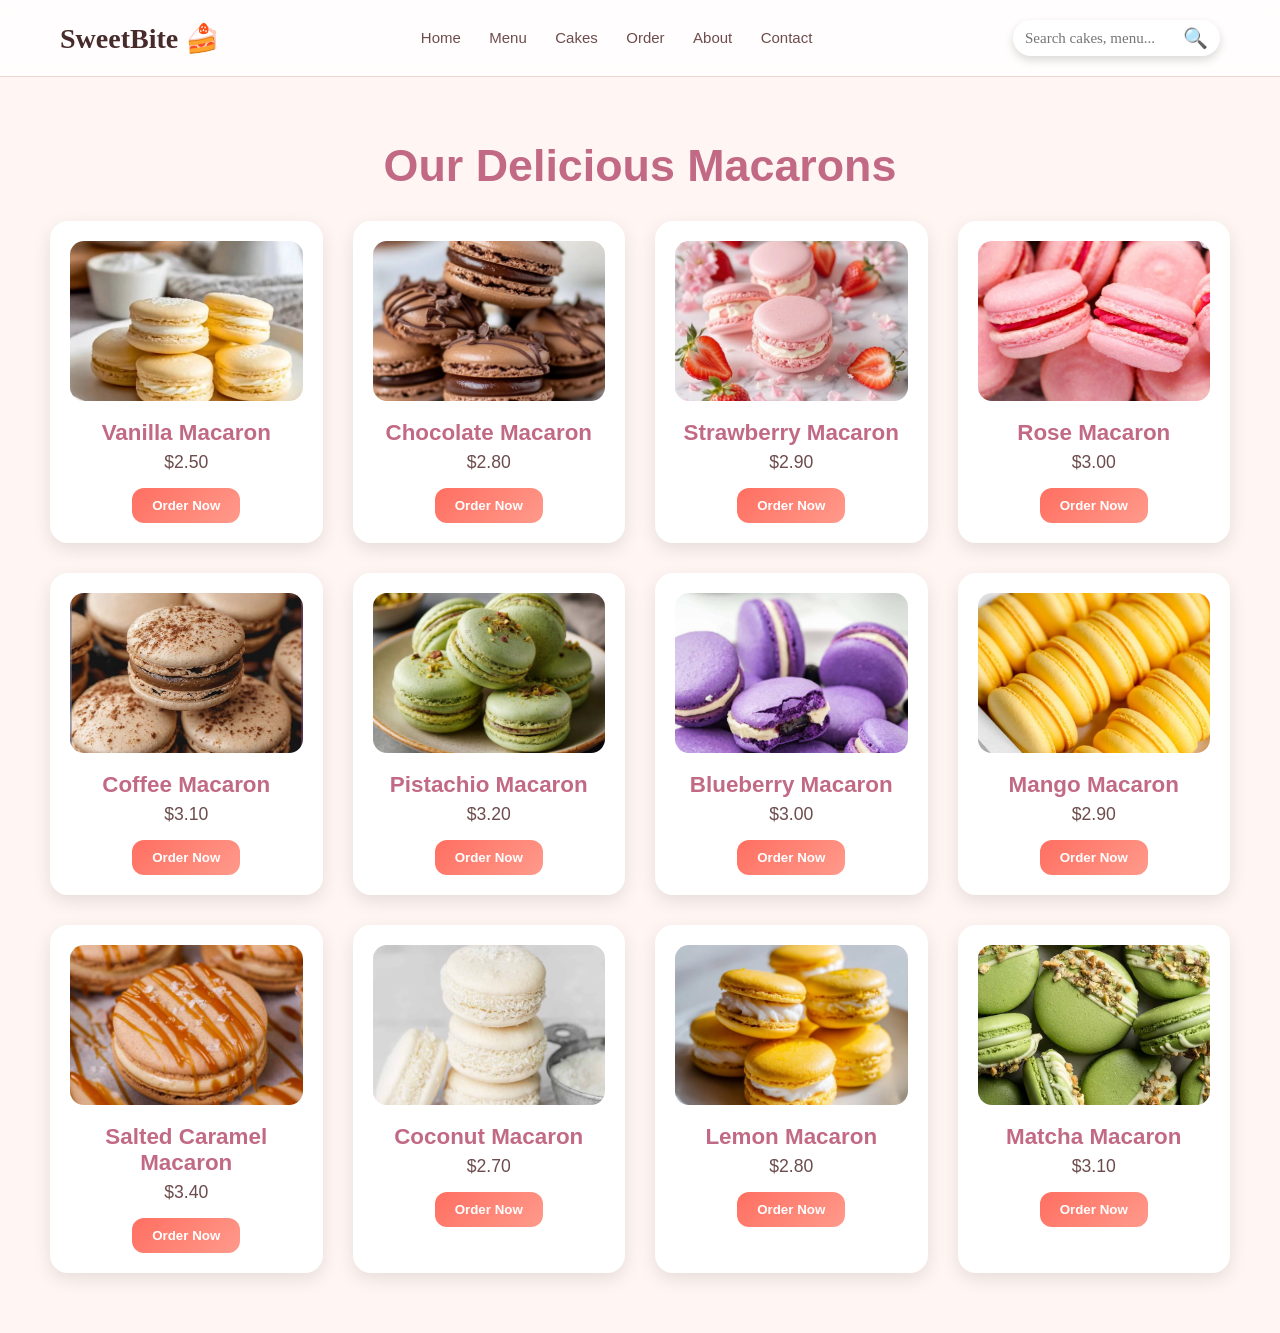
<file: macron.html>
<!DOCTYPE html>
<html lang="en">
<head>
  <meta charset="UTF-8" />
  <meta name="viewport" content="width=device-width, initial-scale=1.0" />
  <title>SweetBite Patisserie - Macarons</title>
  <link rel="stylesheet" href="macron.css" />
</head>
<body>

<header class="header">
  <div class="logo">SweetBite 🍰</div>

  <nav class="nav">
    <a href="Home.html">Home</a>
    <a href="Menu.html">Menu</a>
    <a href="Cake.html">Cakes</a>
    <a href="order.html">Order</a>
    <a href="about.html">About</a>
    <a href="contact.html">Contact</a>
  </nav>

  <div class="search-box">
    <input type="text" id="searchInput" placeholder="Search cakes, menu..." />
    <button onclick="performSearch()">🔍</button>
  </div>
</header>

<main class="macaron-main">
  <h1 class="page-title">Our Delicious Macarons</h1>

  <div class="macaron-grid">

    <div class="macaron-card">
      <img src="macron-bilder/vanilla .jpg" alt="Vanilla Macaron">
      <h3>Vanilla Macaron</h3>
      <p>$2.50</p>
      <button class="order-btn" onclick="addToCart('Vanilla Macaron', 2.5, 'macron-bilder/vanilla.jpg')">Order Now</button>
    </div>

    <div class="macaron-card">
      <img src="macron-bilder/choclate .jpg" alt="Chocolate Macaron">
      <h3>Chocolate Macaron</h3>
      <p>$2.80</p>
      <button class="order-btn" onclick="addToCart('Chocolate Macaron', 2.8, 'macron-bilder/chocolate.jpg')">Order Now</button>
    </div>

    <div class="macaron-card">
      <img src="macron-bilder/strawberry.jpg" alt="Strawberry Macaron">
      <h3>Strawberry Macaron</h3>
      <p>$2.90</p>
      <button class="order-btn" onclick="addToCart('Strawberry Macaron', 2.9, 'macron-bilder/strawberry.jpg')">Order Now</button>
    </div>

    <div class="macaron-card">
      <img src="macron-bilder/rose.jpg" alt="Rose Macaron">
      <h3>Rose Macaron</h3>
      <p>$3.00</p>
      <button class="order-btn" onclick="addToCart('Rose Macaron', 3.0, 'macron-bilder/rose.jpg')">Order Now</button>
    </div>

    <div class="macaron-card">
      <img src="macron-bilder/coofe.jpg" alt="Coffee Macaron">
      <h3>Coffee Macaron</h3>
      <p>$3.10</p>
      <button class="order-btn" onclick="addToCart('Coffee Macaron', 3.1, 'macron-bilder/coffee.jpg')">Order Now</button>
    </div>

    <div class="macaron-card">
      <img src="macron-bilder/i.jpg" alt="Pistachio Macaron">
      <h3>Pistachio Macaron</h3>
      <p>$3.20</p>
      <button class="order-btn" onclick="addToCart('Pistachio Macaron', 3.2, 'macron-bilder/i.jpg')">Order Now</button>
    </div>

    <div class="macaron-card">
      <img src="macron-bilder/blueberry.jpg" alt="Blueberry Macaron">
      <h3>Blueberry Macaron</h3>
      <p>$3.00</p>
      <button class="order-btn" onclick="addToCart('Blueberry Macaron', 3.0, 'macron-bilder/blueberry.jpg')">Order Now</button>
    </div>

    <div class="macaron-card">
      <img src="macron-bilder/mango.jpg" alt="Mango Macaron">
      <h3>Mango Macaron</h3>
      <p>$2.90</p>
      <button class="order-btn" onclick="addToCart('Mango Macaron', 2.9, 'macron-bilder/mango.jpg')">Order Now</button>
    </div>

    <div class="macaron-card">
      <img src="macron-bilder/salted.jpg" alt="Salted Caramel Macaron">
      <h3>Salted Caramel Macaron</h3>
      <p>$3.40</p>
      <button class="order-btn" onclick="addToCart('Salted Caramel Macaron', 3.4, 'macron-bilder/salted.jpg')">Order Now</button>
    </div>

    <div class="macaron-card">
      <img src="macron-bilder/coucount.jpg" alt="Coconut Macaron">
      <h3>Coconut Macaron</h3>
      <p>$2.70</p>
      <button class="order-btn" onclick="addToCart('Coconut Macaron', 2.7, 'macron-bilder/coconut.jpg')">Order Now</button>
    </div>

    <div class="macaron-card">
      <img src="macron-bilder/leamon.jpg" alt="Lemon Macaron">
      <h3>Lemon Macaron</h3>
      <p>$2.80</p>
      <button class="order-btn" onclick="addToCart('Lemon Macaron', 2.8, 'macron-bilder/lemon.jpg')">Order Now</button>
    </div>

    <div class="macaron-card">
      <img src="macron-bilder/matcha.jpg" alt="Matcha Macaron">
      <h3>Matcha Macaron</h3>
      <p>$3.10</p>
      <button class="order-btn" onclick="addToCart('Matcha Macaron', 3.1, 'macron-bilder/matcha.jpg')">Order Now</button>
    </div>

  </div>
</main>

<script src="macron.js"></script>
</body>
</html>
</file>
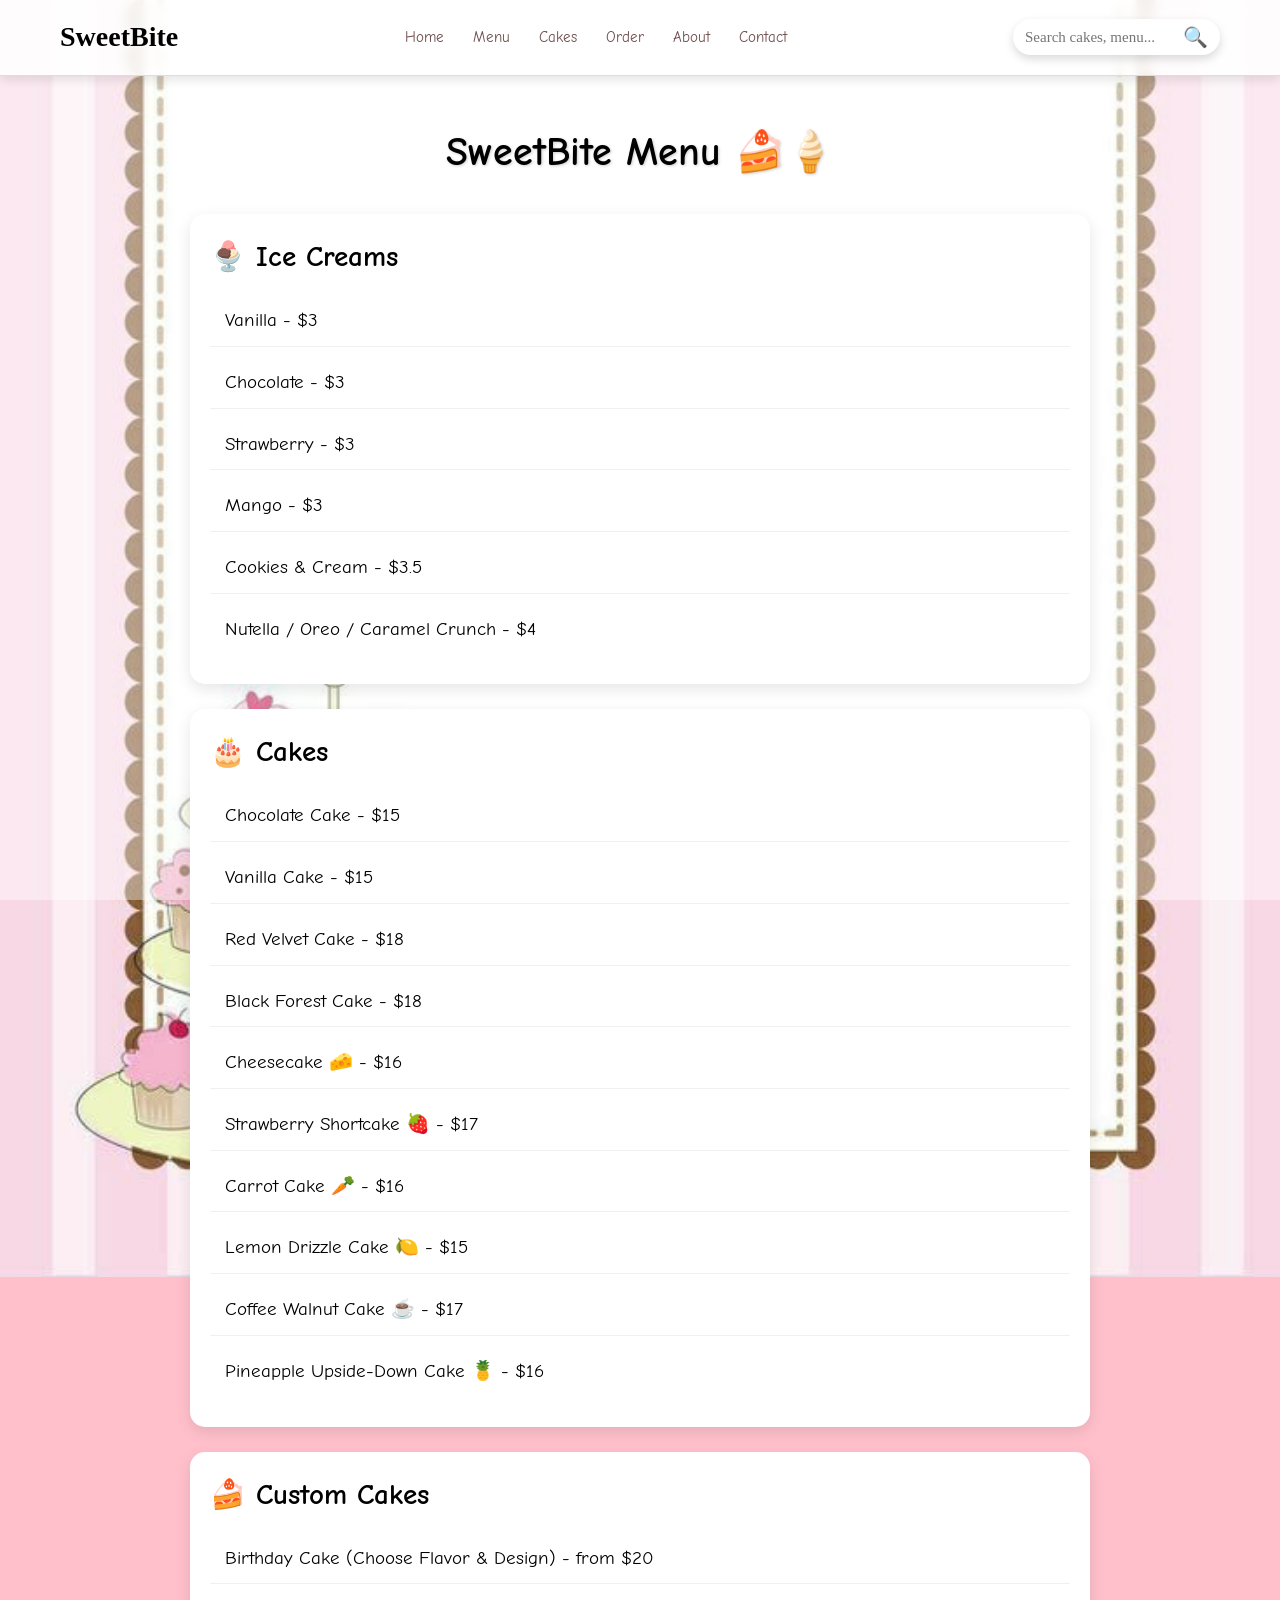
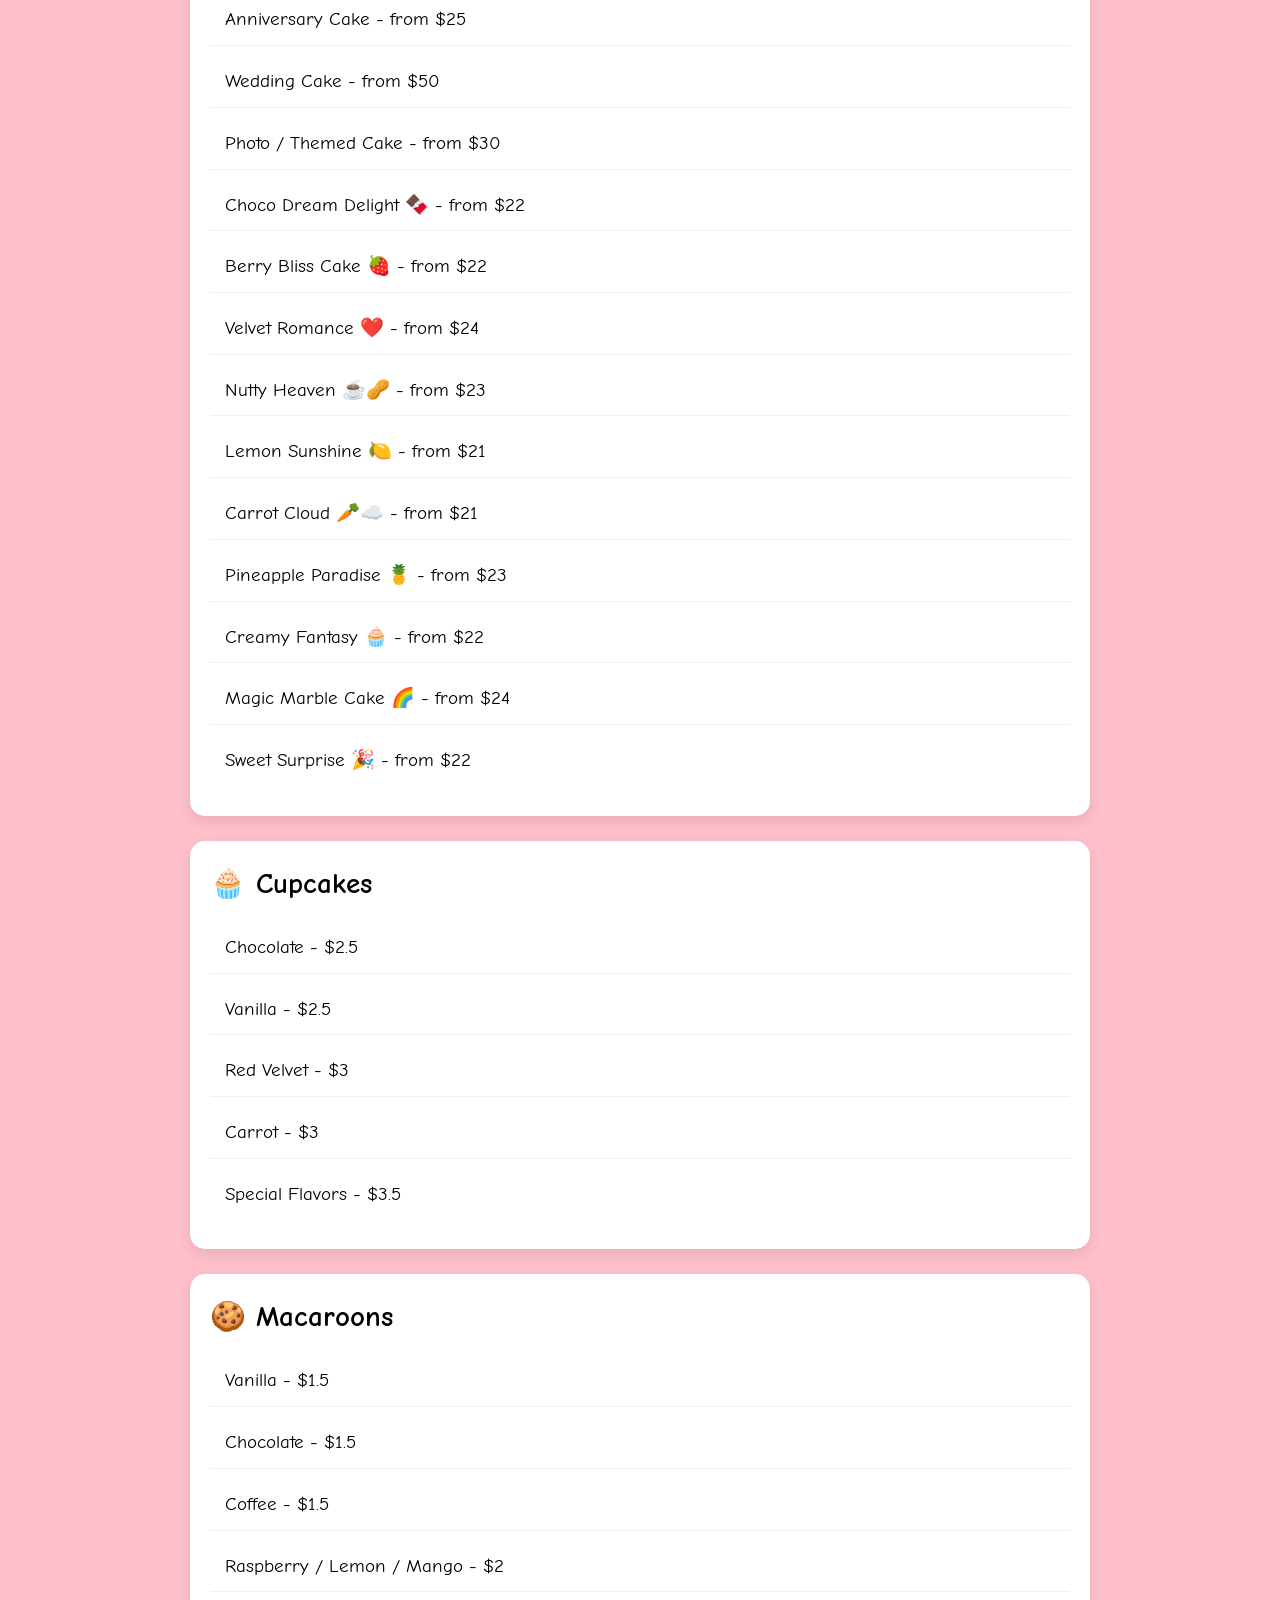
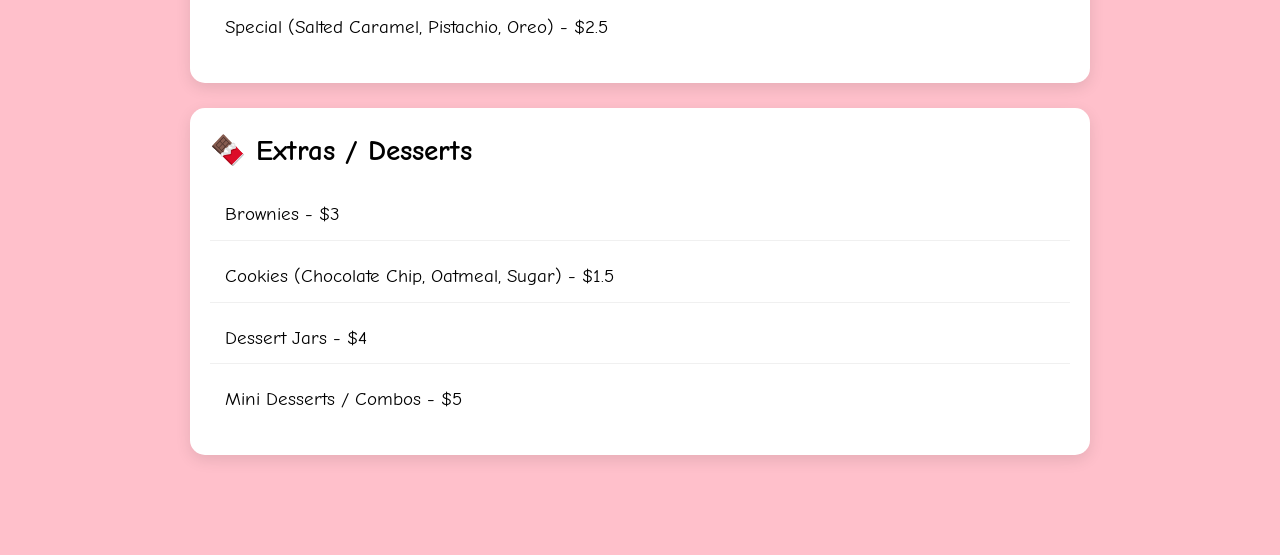
<file: Menu.html>
<!DOCTYPE html>
<html lang="en">
<head>
    <meta charset="UTF-8">
    <meta name="viewport" content="width=device-width, initial-scale=1.0">
    <title>Mooja Menu</title>
    <link rel="stylesheet" href="Menu.css">
    <link href="https://fonts.googleapis.com/css2?family=Comic+Neue:wght@400;700&display=swap" rel="stylesheet">
</head>
<body>
  <header class="header">
  <div class="logo">SweetBite</div>

  <nav class="nav">
    <a href="Home.html">Home</a>
    <a href="Menu.html">Menu</a>
    <a href="Cake.html">Cakes</a>
    <a href="order.html">Order</a>
    <a href="about.html">About</a>
    <a href="contact.html">Contact</a>
  </nav>

  <!-- Search Bar -->
  <div class="search-box">
    <input type="text" id="searchInput" placeholder="Search cakes, menu..." />
    <button onclick="performSearch()">
      🔍
    </button>
  </div>
</header>


<!-- Page Title -->
  <section class="page-title">
      <h1>SweetBite Menu 🍰🍦</h1>
  </section>

  <!-- Menu Section -->
  <section class="menu-section">
      <!-- Ice Creams -->
      <div class="menu-category">
          <h2>🍨 Ice Creams</h2>
          <div class="menu-item">Vanilla - $3</div>
          <div class="menu-item">Chocolate - $3</div>
          <div class="menu-item">Strawberry - $3</div>
          <div class="menu-item">Mango - $3</div>
          <div class="menu-item">Cookies & Cream - $3.5</div>
          <div class="menu-item">Nutella / Oreo / Caramel Crunch - $4</div>
      </div>

     <!-- Cakes -->
<div class="menu-category">
    <h2>🎂 Cakes</h2>
    <div class="menu-item">Chocolate Cake - $15</div>
    <div class="menu-item">Vanilla Cake - $15</div>
    <div class="menu-item">Red Velvet Cake - $18</div>
    <div class="menu-item">Black Forest Cake - $18</div>
    <div class="menu-item">Cheesecake 🧀 - $16</div>
    <div class="menu-item">Strawberry Shortcake 🍓 - $17</div>
    <div class="menu-item">Carrot Cake 🥕 - $16</div>
    <div class="menu-item">Lemon Drizzle Cake 🍋 - $15</div>
    <div class="menu-item">Coffee Walnut Cake ☕ - $17</div>
    <div class="menu-item">Pineapple Upside-Down Cake 🍍 - $16</div>
</div>


     <!-- Custom Cakes -->
<div class="menu-category">
    <h2>🍰 Custom Cakes</h2>
    <div class="menu-item">Birthday Cake (Choose Flavor & Design) - from $20</div>
    <div class="menu-item">Anniversary Cake - from $25</div>
    <div class="menu-item">Wedding Cake - from $50</div>
    <div class="menu-item">Photo / Themed Cake - from $30</div>
    <div class="menu-item">Choco Dream Delight 🍫 - from $22</div>
    <div class="menu-item">Berry Bliss Cake 🍓 - from $22</div>
    <div class="menu-item">Velvet Romance ❤️ - from $24</div>
    <div class="menu-item">Nutty Heaven ☕🥜 - from $23</div>
    <div class="menu-item">Lemon Sunshine 🍋 - from $21</div>
    <div class="menu-item">Carrot Cloud 🥕☁️ - from $21</div>
    <div class="menu-item">Pineapple Paradise 🍍 - from $23</div>
    <div class="menu-item">Creamy Fantasy 🧁 - from $22</div>
    <div class="menu-item">Magic Marble Cake 🌈 - from $24</div>
    <div class="menu-item">Sweet Surprise 🎉 - from $22</div>
</div>


      <!-- Cupcakes -->
      <div class="menu-category">
          <h2>🧁 Cupcakes</h2>
          <div class="menu-item">Chocolate - $2.5</div>
          <div class="menu-item">Vanilla - $2.5</div>
          <div class="menu-item">Red Velvet - $3</div>
          <div class="menu-item">Carrot - $3</div>
          <div class="menu-item">Special Flavors - $3.5</div>
      </div>

      <!-- Macaroons -->
      <div class="menu-category">
          <h2>🍪 Macaroons</h2>
          <div class="menu-item">Vanilla - $1.5</div>
          <div class="menu-item">Chocolate - $1.5</div>
          <div class="menu-item">Coffee - $1.5</div>
          <div class="menu-item">Raspberry / Lemon / Mango - $2</div>
          <div class="menu-item">Special (Salted Caramel, Pistachio, Oreo) - $2.5</div>
      </div>

      <!-- Extras / Others -->
      <div class="menu-category">
          <h2>🍫 Extras / Desserts</h2>
          <div class="menu-item">Brownies - $3</div>
          <div class="menu-item">Cookies (Chocolate Chip, Oatmeal, Sugar) - $1.5</div>
          <div class="menu-item">Dessert Jars - $4</div>
          <div class="menu-item">Mini Desserts / Combos - $5</div>
      </div>
  </section>
</body>
</html>
</file>
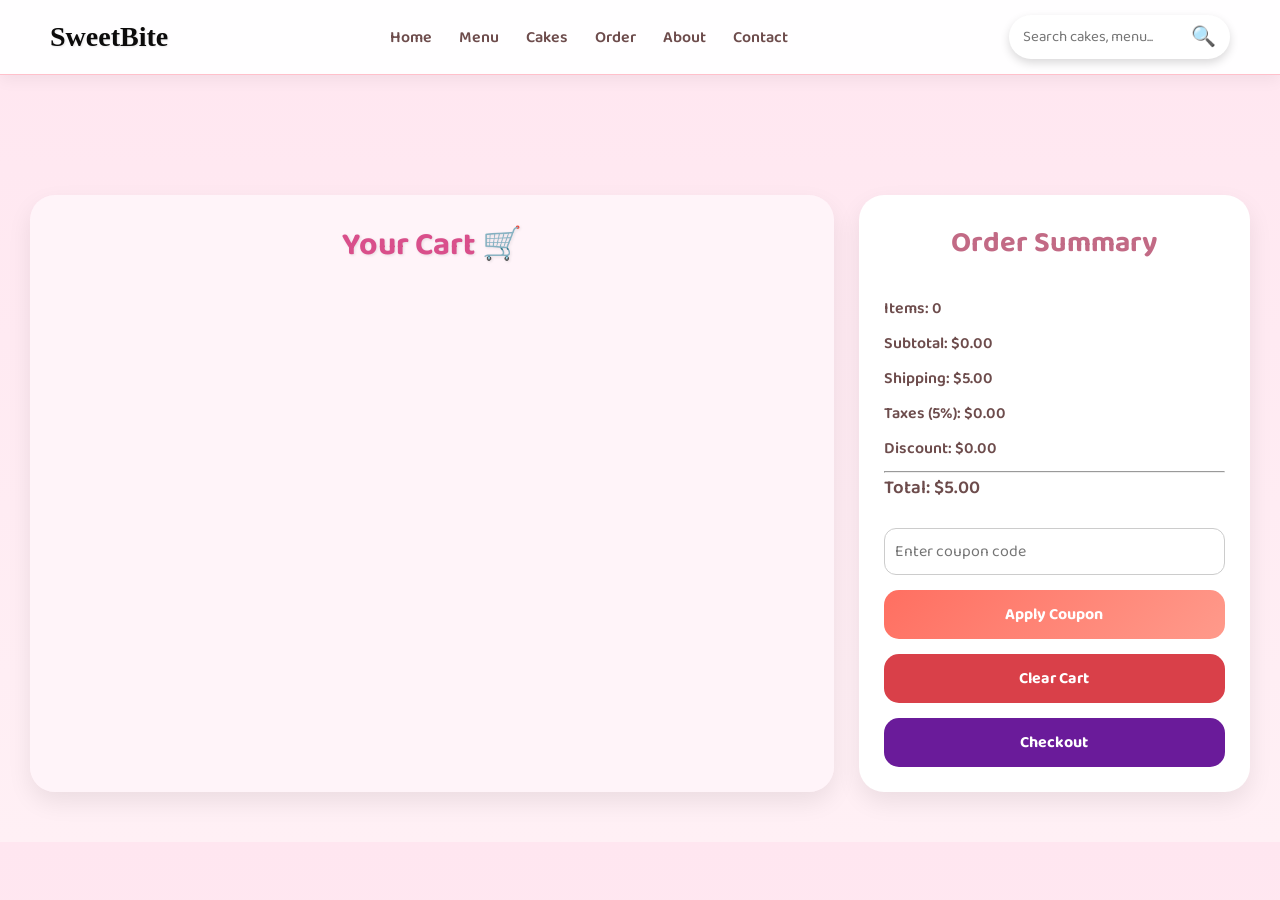
<file: order.html>
<!DOCTYPE html>
<html lang="en">
<head>
  <meta charset="UTF-8">
  <meta name="viewport" content="width=device-width, initial-scale=1.0">
  <title>SweetBite Bakery - Your Cart</title>
  <link href="https://fonts.googleapis.com/css2?family=Baloo+2:wght@400;600&display=swap" rel="stylesheet">
  <link rel="stylesheet" href="order.css">
</head>
<body>
  <!-- Header -->
  <header class="header">
  <div class="logo">SweetBite</div>

  <nav class="nav">
    <a href="Home.html">Home</a>
    <a href="Menu.html">Menu</a>
    <a href="Cake.html">Cakes</a>
    <a href="order.html">Order</a>
    <a href="about.html">About</a>
    <a href="contact.html">Contact</a>
  </nav>

  <!-- Search -->
  <div class="search-box">
    <input type="text" id="searchInput" placeholder="Search cakes, menu..." />
    <button onclick="performSearch()">🔍</button>
  </div>
  </div>
</header>

  <main class="cart-main">
   <!-- Cart Items -->
<section class="cart-items-container">
  <h2>Your Cart 🛒</h2>
  <div id="cart-items" class="cart-items"></div>
</section>

    <!-- Order Summary -->
    <aside class="order-summary">
      <h2>Order Summary</h2>
      <div class="summary-details">
        <p>Items: <span id="total-items">0</span></p>
        <p>Subtotal: $<span id="sub-total">0.00</span></p>
        <p>Shipping: $<span id="shipping">0.00</span></p>
        <p>Taxes (5%): $<span id="taxes">0.00</span></p>
        <p>Discount: $<span id="discount">0.00</span></p>
        <hr>
        <h3>Total: $<span id="total">0.00</span></h3>
      </div>
      <input type="text" id="coupon" placeholder="Enter coupon code">
      <button id="applyCoupon" class="btn">Apply Coupon</button>
      <button id="clearCart" class="btn btn-clear">Clear Cart</button>
      <button id="checkout" class="btn btn-checkout">Checkout</button>
    </aside>
  </main>

  <!-- Receipt Modal -->
  <div id="receiptModal" class="modal">
    <div class="modal-content">
      <span class="close">&times;</span>
      <h2>Receipt 🧾</h2>
      <div id="receipt-details"></div>
    </div>
  </div>

  <script src="order.js"></script>
</body>
</html>
</file>
<file: style.css>
/* SweetBite Home Page Styles */

/* Reset */
* {
  margin: 0;
  padding: 0;
  box-sizing: border-box;
  font-family: "Poppins", sans-serif;
}

body {
  background: #fff6f3;
  color: #472b2b;
}

/* Header */
.header {
  width: 100%;
  padding: 20px 60px;
  display: flex;
  align-items: center;
  justify-content: space-between;
  background: rgba(255, 255, 255, 0.8);
  backdrop-filter: blur(6px);
  position: fixed;
  top: 0;
  left: 0;
  z-index: 1000;
  border-bottom: 1px solid #f0d6cf;
}

.logo {
  font-size: 28px;
  font-weight: 700;
  font-family: "Playfair Display", serif;
}
.search-box {
  display: flex;
  align-items: center;
  background: #fff;
  padding: 6px 12px;
  border-radius: 30px;
  box-shadow: 0 4px 10px rgba(0,0,0,0.15);
  gap: 8px;
}

.search-box input {
  border: none;
  outline: none;
  font-size: 15px;
  width: 150px;
  font-family: 'Baloo 2', cursive;
}

.search-box button {
  background: none;
  border: none;
  cursor: pointer;
  font-size: 20px;
  transition: 0.2s;
}

.search-box button:hover {
  transform: scale(1.2);
}

.cart-icon {
  margin-left: 15px;
  font-size: 28px;
  cursor: pointer;
  display: flex;
  align-items: center;
}

.cart-icon a {
  text-decoration: none;
  color: #ff4da6; /* cute pink */
  transition: 0.3s ease;
}

.cart-icon a:hover {
  transform: scale(1.2);
}


.nav a {
  margin: 0 12px;
  text-decoration: none;
  font-size: 15px;
  color: #6d4c4c;
  transition: 0.3s;
}

.nav a:hover {
  color: #c26a85;
}

.cta-btn {
  padding: 10px 20px;
  background: #c26a85;
  border: none;
  border-radius: 6px;
  color: white;
  cursor: pointer;
  transition: 0.3s;
}

.cta-btn:hover {
  background: #a1526e;
}

/* Hero */
.hero {
  width: 100%;
  display: flex;
  justify-content: center;
  padding: 120px 20px; /* top padding for header */
  background: #fff6f3;
}

.hero-box {
  width: 95%;          
  max-width: 1200px;   
  padding: 40px 40px;  /* enough padding for content */
  background: rgba(255, 255, 255, 0.9);
  border-radius: 16px;
  text-align: center;
  box-shadow: 0 10px 25px rgba(0,0,0,0.1);
}

.hero-image img {
  width: 100%;        /* fill the box width */
  height: auto;       /* keep image proportion */
  border-radius: 12px;
  object-fit: cover;  /* ensures no stretching */
}


.hero-box h1 {
  font-size: 48px;
  font-family: "Playfair Display", serif;
  margin-bottom: 20px;
  color: #472b2b;
}

.hero-box p {
  font-size: 18px;
  color: #6d4c4c;
  margin-bottom: 30px;
}

.hero-image img {
  width: 100%;
  border-radius: 12px;
  object-fit: cover;
}

/* Feature Cards */
.features {
  display: flex;
  justify-content: center;
  gap: 30px;
  padding: 60px 40px;
}

.feature-card {
  width: 300px;
  background: white;
  border-radius: 12px;
  padding: 20px;
  text-align: center;
  box-shadow: 0 5px 15px rgba(0,0,0,0.08);
  transition: 0.3s;
}

.feature-card:hover {
  transform: translateY(-6px);
}

.feature-card img {
  width: 100%;
  border-radius: 10px;
}

.feature-card h3 {
  margin: 10px 0;
  font-size: 20px;
  font-weight: 600;
}

.feature-card p {
  color: #6d4c4c;
  margin-bottom: 12px;
}

.small-btn {
  background: #c26a85;
  color: white;
  padding: 8px 16px;
  border: none;
  border-radius: 6px;
  cursor: pointer;
  transition: 0.3s;
}

.small-btn:hover {
  background: #a1526e;
}

/* Buttons inside hero box */
.hero-buttons button {
  margin: 0 10px;
  padding: 12px 28px;
  font-size: 15px;
  border: none;
  border-radius: 6px;
  cursor: pointer;
  transition: 0.3s;
}

.order-btn {
  background: #c26a85;
  color: white;
}

.order-btn:hover {
  background: #a1526e;
}

.menu-btn {
  background: white;
  border: 1px solid #c26a85;
  color: #c26a85;
}

.menu-btn:hover {
  background: #fce6ec;
}
</file>
<file: about.css>
/* Reset & Fonts */
* {
  margin: 0;
  padding: 0;
  box-sizing: border-box;
  font-family: 'Baloo 2', cursive;
}

body {
  background: #fff0f5;
  color: #333;
}

/* Header */
.header {
  width: 100%;
  padding: 15px 50px;
  display: flex;
  align-items: center;
  justify-content: space-between;
  background: rgba(255, 255, 255, 0.85);
  backdrop-filter: blur(6px);
  position: fixed;
  top: 0;
  left: 0;
  z-index: 1000;
  border-bottom: 1px solid #f0d6cf;
}

.logo {
  font-size: 28px;
  font-weight: 700;
  font-family: "Playfair Display", serif;
}

.nav a {
  margin: 0 12px;
  text-decoration: none;
  font-size: 15px;
  color: #6d4c4c;
  transition: 0.3s;
}

.nav a:hover {
  color: #ff5fa2;
}

.search-box {
  display: flex;
  align-items: center;
  background: #fff;
  padding: 6px 12px;
  border-radius: 30px;
  box-shadow: 0 4px 10px rgba(0,0,0,0.15);
  gap: 8px;
}

.search-box input {
  border: none;
  outline: none;
  font-size: 15px;
  width: 150px;
}

.search-box button {
  background: none;
  border: none;
  cursor: pointer;
  font-size: 20px;
  transition: 0.2s;
}

.search-box button:hover {
  transform: scale(1.2);
}

/* Hero Section */
.hero {
  background: url('Bilder/about\ wallpaper.jpg') center/cover no-repeat;
  height: 60vh;
  display: flex;
  justify-content: center;
  align-items: center;
  position: relative;
  border-bottom-left-radius: 50% 10%;
  border-bottom-right-radius: 50% 10%;
  margin-top: 70px; /* for fixed header spacing */
}
.hero-overlay {
  background: rgba(247, 144, 187, 0.7);
  padding: 40px;
  border-radius: 20px;
  text-align: center;
}
.hero-overlay h1 {
  font-size: 3rem;
  color: #fff;
  margin: 0;
}
.hero-overlay p {
  font-size: 1.2rem;
  color: #fff;
  margin: 10px 0 20px;
}
.hero-overlay .tag {
  display: inline-block;
  background: #ff3b3b;
  color: #fff;
  font-weight: 600;
  padding: 8px 15px;
  border-radius: 10px;
  font-size: 1rem;
}

/* About Section */
.about {
  display: flex;
  justify-content: center;
  align-items: center;
  padding: 60px 10%;
  gap: 40px;
  flex-wrap: wrap;
}
.about-img img {
  width: 400px;
  border-radius: 20px;
  box-shadow: 0 8px 20px rgba(0,0,0,0.15);
  transition: transform 0.3s;
}
.about-img img:hover {
  transform: scale(1.05) rotate(-1deg);
}
.about-text {
  max-width: 500px;
}
.about-text h2 {
  font-size: 2.5rem;
  color: #ff5fa2;
  margin-bottom: 20px;
}
.about-text p {
  line-height: 1.6;
  margin-bottom: 15px;
  font-size: 1rem;
}
.about-text .btn {
  display: inline-block;
  padding: 12px 25px;
  background: #ff5fa2;
  color: #fff;
  text-decoration: none;
  font-weight: 600;
  border-radius: 12px;
  transition: 0.3s;
}
.about-text .btn:hover {
  background: #ff3b7a;
  transform: scale(1.05);
}

/* Benefits Section */
.benefits {
  padding: 60px 10%;
  text-align: center;
}
.benefits h2 {
  font-size: 2.5rem;
  color: #ff5fa2;
  margin-bottom: 40px;
}
.benefit-cards {
  display: flex;
  justify-content: center;
  gap: 30px;
  flex-wrap: wrap;
}
.benefit {
  background: #edb1cb;
  padding: 30px;
  border-radius: 20px;
  width: 250px;
  box-shadow: 0 8px 20px rgba(0,0,0,0.1);
  transition: transform 0.3s, box-shadow 0.3s;
}
.benefit:hover {
  transform: translateY(-10px) scale(1.05);
  box-shadow: 0 10px 25px rgba(0,0,0,0.15);
}
.benefit img {
  width: 60px;
  margin-bottom: 15px;
}
.benefit h3 {
  color: #ff5fa2;
  margin-bottom: 10px;
}

/* Responsive */
@media (max-width: 900px) {
  .about {
    flex-direction: column;
    text-align: center;
  }
  .about-img img {
    width: 80%;
  }
  .benefit-cards {
    flex-direction: column;
    align-items: center;
  }
}
</file>
<file: Cake.css>
/* Basic Reset */
* {
  margin: 0;
  padding: 0;
  box-sizing: border-box;
}

/* Body & Background */
body {
  font-family: 'Baloo 2', cursive;
  background: url('Bilder/cake\ -background\ .jpg') no-repeat center center fixed;
  background-size: cover;
  color: #333;
  line-height: 1.6;
}

/* Header */
.header {
  width: 100%;
  padding: 20px 60px;
  display: flex;
  align-items: center;
  justify-content: space-between;
  background: rgba(246, 236, 241, 0.8);
  backdrop-filter: blur(6px);
  position: fixed;
  top: 0;
  left: 0;
  z-index: 1000;
  border-bottom: 1px solid #f0d6cf;
}

.logo {
  font-size: 28px;
  font-weight: 700;
  font-family: "Playfair Display", serif;
}
.search-box {
  display: flex;
  align-items: center;
  background: #fff;
  padding: 6px 12px;
  border-radius: 30px;
  box-shadow: 0 4px 10px rgba(0,0,0,0.15);
  gap: 8px;
}

.search-box input {
  border: none;
  outline: none;
  font-size: 15px;
  width: 150px;
  font-family: 'Baloo 2', cursive;
}

.search-box button {
  background: none;
  border: none;
  cursor: pointer;
  font-size: 20px;
  transition: 0.2s;
}

.search-box button:hover {
  transform: scale(1.2);
}


.nav a {
  margin: 0 12px;
  text-decoration: none;
  font-size: 15px;
  color: #6d4c4c;
  transition: 0.3s;
}

.nav a:hover {
  color: #c26a85;
}

.cta-btn {
  padding: 10px 20px;
  background: linear-gradient(45deg, #e990ab, #ff6f61);
  border: none;
  border-radius: 10px;
  color: white;
  cursor: pointer;
  box-shadow: 0 4px 8px rgba(0,0,0,0.2);
  transition: 0.3s;
}

.cta-btn:hover {
  background: linear-gradient(45deg, #ce7997, #830469);
  transform: translateY(-2px);
}

/* Page Title */
h1 {
  text-align: center;
  color: #fff;
  text-shadow: 1px 1px 5px #000;
  margin-top: 120px; /* Space for fixed header */
  margin-bottom: 30px;
}

/* Cute Category Headings */
.menu-category h2 {
  font-family: 'Baloo 2', cursive; /* Cute font */
  font-size: 2rem;
  color: #2c1b2f; /* Dark font for contrast */
  background-color: #ffc0cb; /* Baby pink box */
  display: inline-block;
  padding: 8px 15px;
  border-radius: 12px;
  text-shadow: 1px 1px 2px rgba(0,0,0,0.1);
  margin-bottom: 15px;
  transition: transform 0.3s, box-shadow 0.3s;
}

.menu-category h2:hover {
  transform: scale(1.05);
  box-shadow: 0 4px 10px rgba(0,0,0,0.15);
}

/* Sections */
.section, .menu-section {
  padding: 50px 20px;
  background: rgba(255, 255, 255, 0.95);
  margin: 30px auto;
  border-radius: 20px;
  max-width: 1200px;
  box-shadow: 0 10px 25px rgba(0,0,0,0.1);
}

/* Cake Grid */
.cake-grid {
  display: grid;
  grid-template-columns: repeat(auto-fill, minmax(220px, 1fr));
  gap: 25px;
  justify-items: center;
}

.cake-card {
  position: relative;
  background: #fff;
  border-radius: 18px;
  overflow: hidden;
  box-shadow: 0 10px 20px rgba(0,0,0,0.2);
  text-align: center;
  transition: transform 0.3s, box-shadow 0.3s;
}

.cake-card:hover {
  transform: scale(1.05);
  box-shadow: 0 15px 30px rgba(0,0,0,0.25);
}

.cake-card img {
  width: 100%;
  height: 180px;
  object-fit: cover;
  display: block;
  transition: transform 0.3s;
}

.cake-card:hover img {
  transform: scale(1.1);
}

/* Overlay */
.cake-overlay {
  position: absolute;
  top: 0;
  left: 0;
  width: 100%;
  height: 100%;
  background: rgba(194, 106, 133, 0.6);
  opacity: 0;
  display: flex;
  flex-direction: column;
  justify-content: center;
  align-items: center;
  color: #fff;
  transition: opacity 0.3s;
}

.cake-card:hover .cake-overlay {
  opacity: 1;
}

.cake-overlay h3, .cake-overlay p {
  margin: 5px 0;
  font-weight: 700;
}

.cake-overlay .order-btn {
  margin-top: 10px;
  padding: 10px 18px;
  border-radius: 12px;
  background: linear-gradient(135deg, #ff6f61, #ff9a8b);
  box-shadow: 0 5px 12px rgba(0,0,0,0.3);
  transition: all 0.3s;
}

.cake-overlay .order-btn:hover {
  transform: translateY(-3px);
  background: linear-gradient(135deg, #ff3b2f, #ff6f61);
  box-shadow: 0 8px 15px rgba(0,0,0,0.4);
}

/* Cake Info */
.cake-info {
  padding: 15px;
}

.cake-info h3 {
  margin: 10px 0 5px 0;
  font-size: 1.3rem;
  color: #c26a85;
}

.cake-info p {
  margin: 5px 0;
  font-size: 1rem;
  font-weight: 500;
  color: #6d4c4c;
}

.order-btn {
  display: inline-block;
  margin-top: 12px;
  padding: 10px 18px;
  background: linear-gradient(135deg, #ff6f61, #ff9a8b);
  color: #fff;
  border: none;
  border-radius: 12px;
  cursor: pointer;
  font-weight: 700;
  box-shadow: 0 5px 12px rgba(0,0,0,0.2);
  transition: all 0.3s;
}

.order-btn:hover {
  background: linear-gradient(135deg, #ff3b2f, #ff6f61);
  transform: translateY(-3px);
  box-shadow: 0 8px 15px rgba(0,0,0,0.3);
}

/* Custom Text */
.custom-text {
  text-align: center;
  font-size: 1rem;
  margin-bottom: 25px;
  color: #6d4c4c;
}

/* Responsive */
@media (max-width: 768px) {
  .header {
    flex-direction: column;
    gap: 10px;
    padding: 10px 20px;
  }

  .nav a {
    margin: 5px;
    font-size: 14px;
  }

  .cta-btn {
    width: 100%;
  }

  .cake-card img {
    height: 150px;
  }

  .menu-section, .section {
    padding: 20px 10px;
  }
}
</file>
<file: contact.css>
/* Reset & fonts */
* {
  margin: 0;
  padding: 0;
  box-sizing: border-box;
  font-family: 'Baloo 2', cursive;
}

body {
  background-image: url('Bilder/contact1-Picsart-AiImageEnhancer.jpg');
  background-size: contain;   /* FULL image visible, no cropping */
  background-repeat: no-repeat;
  background-position: center top;
  background-color: #fff;     /* Optional: space behind picture fill */
}

/* Header */
.header {
  width: 100%;
  padding: 20px 50px;
  display: flex;
  justify-content: space-between;
  align-items: center;
  background: rgba(255,255,255,0.85);
  backdrop-filter: blur(6px);
  position: fixed;
  top: 0;
  left: 0;
  z-index: 1000;
  border-bottom: 1px solid #f0d6cf;
}

.logo {
  font-size: 28px;
  font-weight: 700;
  font-family: 'Playfair Display', serif;
  color: #100207;
}

.nav a {
  margin: 0 12px;
  text-decoration: none;
  font-size: 15px;
  color: #6d4c4c;
  transition: 0.3s;
}

.nav a:hover, .nav a.active {
  color: #c26a85;
}

/* Search */
.search-box {
  display: flex;
  align-items: center;
  background: #fff;
  padding: 6px 12px;
  border-radius: 30px;
  box-shadow: 0 4px 10px rgba(0,0,0,0.15);
  gap: 8px;
}

.search-box input {
  border: none;
  outline: none;
  font-size: 15px;
  width: 150px;
}

.search-box button {
  background: none;
  border: none;
  cursor: pointer;
  font-size: 20px;
  transition: 0.2s;
}

.search-box button:hover {
  transform: scale(1.2);
}

/* Hero */
.contact-hero {
  text-align: center;
  padding: 120px 20px 40px 20px;
}

.contact-hero h1 {
  font-size: 42px;
  color: #d65c89;
  margin-bottom: 15px;
}

.contact-hero p {
  font-size: 18px;
  color: #6d4c4c;
}

/* Two Columns */
.contact-columns {
  display: flex;
  justify-content: center;
  gap: 25px;
  padding: 30px 20px;
  flex-wrap: wrap;
}

/* Left Column - Contact Box */
.left-column .contact-box {
  background: #fff0f6;
  padding: 25px;
  border-radius: 15px;
  width: 350px;
  box-shadow: 0 10px 25px rgba(0,0,0,0.1);
  text-align: center;
}

.contact-box h2 {
  color: #d65c89;
  margin-bottom: 15px;
}

.contact-box form {
  display: flex;
  flex-direction: column;
  gap: 12px;
}

.contact-box input,
.contact-box textarea {
  padding: 10px 12px;
  border: 1px solid #d65c89;
  border-radius: 8px;
  outline: none;
  font-family: 'Baloo 2', cursive;
}

.contact-box button {
  padding: 12px;
  background: #d65c89;
  color: white;
  border: none;
  border-radius: 8px;
  cursor: pointer;
  transition: 0.3s;
}

.contact-box button:hover {
  background: #b14a72;
}

/* Rating Stars */
.rating {
  display: flex;
  justify-content: center;
  gap: 5px;
  margin-bottom: 10px;
  font-size: 24px;
  cursor: pointer;
}

.star.selected,
.star:hover,
.star:hover ~ .star {
  color: #ffc107;
}

/* Right Column - Info Cards */
.right-column {
  display: flex;
  flex-direction: column;
  gap: 15px;
}

.info-card {
  background: #fff0f6;
  padding: 20px;
  border-radius: 12px;
  width: 220px;
  text-align: center;
  box-shadow: 0 5px 15px rgba(0,0,0,0.05);
  transition: 0.3s;
}

.info-card:hover {
  transform: translateY(-5px);
  box-shadow: 0 10px 20px rgba(0,0,0,0.1);
}

.info-card h3 {
  margin-bottom: 10px;
  color: #d65c89;
}

/* Map */
.map-box {
  width: 100%;
  max-width: 700px;
  margin: 0 auto;
  border-radius: 15px;
  overflow: hidden;
  box-shadow: 0 4px 12px rgba(0,0,0,0.1);
}

.map-box img {
  width: 100%;
  display: block;
}


.map-placeholder {
  width: 90%;
  max-width: 600px;
  height: 250px;
  background: #ffe0f0;
  border: 2px dashed #d65c89;
  border-radius: 12px;
  display: flex;
  justify-content: center;
  align-items: center;
  color: #d65c89;
  font-size: 18px;
}

/* Quiz Section */
.quiz-section {
  text-align: center;
  margin: 30px 0;
  background: rgba(255,255,255,0.85);
  padding: 20px;
  border-radius: 12px;
  width: 90%;
  max-width: 600px;
  margin-left: auto;
  margin-right: auto;
}

.quiz-section h2 {
  color: #d65c89;
  margin-bottom: 10px;
}

.quiz-options {
  display: flex;
  flex-wrap: wrap;
  justify-content: center;
  gap: 10px;
  margin-top: 10px;
}

.quiz-btn {
  padding: 10px 18px;
  border: 2px solid #d65c89;
  border-radius: 8px;
  background: white;
  cursor: pointer;
  transition: 0.3s;
}

.quiz-btn:hover {
  background: #d65c89;
  color: white;
}

#quiz-feedback {
  margin-top: 10px;
  font-weight: bold;
  color: #6d4c4c;
}
</file>
<file: cupcake.css>
/* Reset */
* {
  margin: 0;
  padding: 0;
  box-sizing: border-box;
  font-family: "Poppins", sans-serif;
}

body {
  background: #fff6f3;
  color: #472b2b;
}

/* Header */
.header {
  width: 100%;
  padding: 20px 60px;
  display: flex;
  align-items: center;
  justify-content: space-between;
  background: rgba(255, 255, 255, 0.8);
  backdrop-filter: blur(6px);
  position: fixed;
  top: 0;
  left: 0;
  z-index: 1000;
  border-bottom: 1px solid #f0d6cf;
}

.logo {
  font-size: 28px;
  font-weight: 700;
  font-family: "Playfair Display", serif;
}

.nav a {
  margin: 0 12px;
  text-decoration: none;
  font-size: 15px;
  color: #6d4c4c;
  transition: 0.3s;
}

.nav a:hover {
  color: #c26a85;
}

.search-box {
  display: flex;
  align-items: center;
  background: #fff;
  padding: 6px 12px;
  border-radius: 30px;
  box-shadow: 0 4px 10px rgba(0,0,0,0.15);
  gap: 8px;
}

.search-box input {
  border: none;
  outline: none;
  font-size: 15px;
  width: 150px;
  font-family: 'Baloo 2', cursive;
}

.search-box button {
  background: none;
  border: none;
  cursor: pointer;
  font-size: 20px;
  transition: 0.2s;
}

.search-box button:hover {
  transform: scale(1.2);
}

/* Page title */
.page-title {
  text-align: center;
  margin: 140px 0 30px;
  font-size: 2.8rem;
  color: #c26a85;
}

/* Grid */
.cupcake-grid {
  display: grid;
  grid-template-columns: repeat(auto-fit, minmax(230px, 1fr));
  gap: 30px;
  padding: 0 50px 60px;
}

/* Card */
.cupcake-card {
  background: #ffffff;
  border-radius: 18px;
  padding: 20px;
  text-align: center;
  box-shadow: 0 6px 18px rgba(0,0,0,0.1);
  transition: .3s ease;
}

/* Hover Glow */
.cupcake-card:hover {
  transform: translateY(-6px);
  box-shadow: 0 10px 28px rgba(255,182,193,0.6);
}

/* Image */
.cupcake-card img {
  width: 100%;
  height: 160px;
  border-radius: 14px;
  object-fit: cover;
  margin-bottom: 15px;
}

/* Name */
.cupcake-card h3 {
  font-size: 1.4rem;
  color: #c26a85;
  margin-bottom: 6px;
}

/* Price */
.cupcake-card p {
  font-size: 1.1rem;
  color: #6d4c4c;
  margin-bottom: 15px;
}

/* Button */
.order-btn {
  padding: 10px 20px;
  border: none;
  border-radius: 12px;
  cursor: pointer;
  font-weight: 600;
  background: linear-gradient(135deg, #ff6f61, #ff9a8b);
  color: white;
  transition: 0.3s;
}

.order-btn:hover {
  background: linear-gradient(135deg, #ff3b2f, #ff6f61);
}
</file>
<file: icecream.css>
/* Reset */
* {
  margin: 0;
  padding: 0;
  box-sizing: border-box;
  font-family: "Poppins", sans-serif;
}

body {
  background: #fff6f3;
  color: #472b2b;
}

/* Header */
.header {
  width: 100%;
  padding: 20px 60px;
  display: flex;
  align-items: center;
  justify-content: space-between;
  background: rgba(255, 255, 255, 0.8);
  backdrop-filter: blur(6px);
  position: fixed;
  top: 0;
  left: 0;
  z-index: 1000;
  border-bottom: 1px solid #f0d6cf;
}

.logo {
  font-size: 28px;
  font-weight: 700;
  font-family: "Playfair Display", serif;
}

.nav a {
  margin: 0 12px;
  text-decoration: none;
  font-size: 15px;
  color: #6d4c4c;
  transition: 0.3s;
}

.nav a:hover {
  color: #c26a85;
}

.search-box {
  display: flex;
  align-items: center;
  background: #fff;
  padding: 6px 12px;
  border-radius: 30px;
  box-shadow: 0 4px 10px rgba(0,0,0,0.15);
  gap: 8px;
}

.search-box input {
  border: none;
  outline: none;
  font-size: 15px;
  width: 150px;
  font-family: 'Baloo 2', cursive;
}

.search-box button {
  background: none;
  border: none;
  cursor: pointer;
  font-size: 20px;
  transition: 0.2s;
}

.search-box button:hover {
  transform: scale(1.2);
}

/* Title */
.page-title {
  text-align: center;
  margin: 140px 0 30px;
  font-size: 2.8rem;
  color: #c26a85;
}

/* Grid */
.icecream-grid {
  display: grid;
  grid-template-columns: repeat(auto-fit, minmax(230px, 1fr));
  gap: 30px;
  padding: 0 50px 60px;
}

/* Card */
.icecream-card {
  background: #ffffff;
  border-radius: 18px;
  padding: 20px;
  text-align: center;
  box-shadow: 0 6px 18px rgba(0,0,0,0.1);
  transition: .3s ease;
}

/* Hover Glow */
.icecream-card:hover {
  transform: translateY(-6px);
  box-shadow: 0 10px 28px rgba(255,182,193,0.6);
}

.icecream-card img {
  width: 100%;
  height: 160px;
  border-radius: 14px;
  object-fit: cover;
  margin-bottom: 15px;
}

.icecream-card h3 {
  font-size: 1.4rem;
  color: #c26a85;
  margin-bottom: 6px;
}

.icecream-card p {
  font-size: 1.1rem;
  color: #6d4c4c;
  margin-bottom: 15px;
}

.order-btn {
  padding: 10px 20px;
  border: none;
  border-radius: 12px;
  cursor: pointer;
  font-weight: 600;
  background: linear-gradient(135deg, #ff6f61, #ff9a8b);
  color: white;
  transition: 0.3s;
}

.order-btn:hover {
  background: linear-gradient(135deg, #ff3b2f, #ff6f61);
}
</file>
<file: macron.css>
/* Reset */
* {
  margin: 0;
  padding: 0;
  box-sizing: border-box;
  font-family: "Poppins", sans-serif;
}

body {
  background: #fff6f3;
  color: #472b2b;
}

/* Header */
.header {
  width: 100%;
  padding: 20px 60px;
  display: flex;
  align-items: center;
  justify-content: space-between;
  background: rgba(255, 255, 255, 0.8);
  backdrop-filter: blur(6px);
  position: fixed;
  top: 0;
  left: 0;
  z-index: 1000;
  border-bottom: 1px solid #f0d6cf;
}

.logo {
  font-size: 28px;
  font-weight: 700;
  font-family: "Playfair Display", serif;
}

.nav a {
  margin: 0 12px;
  text-decoration: none;
  font-size: 15px;
  color: #6d4c4c;
  transition: 0.3s;
}

.nav a:hover {
  color: #c26a85;
}

.search-box {
  display: flex;
  align-items: center;
  background: #fff;
  padding: 6px 12px;
  border-radius: 30px;
  box-shadow: 0 4px 10px rgba(0,0,0,0.15);
  gap: 8px;
}

.search-box input {
  border: none;
  outline: none;
  font-size: 15px;
  width: 150px;
  font-family: 'Baloo 2', cursive;
}

.search-box button {
  background: none;
  border: none;
  cursor: pointer;
  font-size: 20px;
  transition: 0.2s;
}

.search-box button:hover {
  transform: scale(1.2);
}

/* Page title */
.page-title {
  text-align: center;
  margin: 140px 0 30px;
  font-size: 2.8rem;
  color: #c26a85;
}

/* Grid */
.macaron-grid {
  display: grid;
  grid-template-columns: repeat(auto-fit, minmax(230px, 1fr));
  gap: 30px;
  padding: 0 50px 60px;
}

/* Card */
.macaron-card {
  background: #ffffff;
  border-radius: 18px;
  padding: 20px;
  text-align: center;
  box-shadow: 0 6px 18px rgba(0,0,0,0.1);
  transition: .3s ease;
}

/* Hover Glow */
.macaron-card:hover {
  transform: translateY(-6px);
  box-shadow: 0 10px 28px rgba(255,182,193,0.6);
}

/* Image */
.macaron-card img {
  width: 100%;
  height: 160px;
  border-radius: 14px;
  object-fit: cover;
  margin-bottom: 15px;
}

/* Name */
.macaron-card h3 {
  font-size: 1.4rem;
  color: #c26a85;
  margin-bottom: 6px;
}

/* Price */
.macaron-card p {
  font-size: 1.1rem;
  color: #6d4c4c;
  margin-bottom: 15px;
}

/* Button */
.order-btn {
  padding: 10px 20px;
  border: none;
  border-radius: 12px;
  cursor: pointer;
  font-weight: 600;
  background: linear-gradient(135deg, #ff6f61, #ff9a8b);
  color: white;
  transition: 0.3s;
}

.order-btn:hover {
  background: linear-gradient(135deg, #ff3b2f, #ff6f61);
}
</file>
<file: Menu.css>
/* Basic Reset */
* {
    margin: 0;
    padding: 0;
    box-sizing: border-box;
}

body {
    font-family: 'Comic Neue', cursive;
    background-color: #ffc0cb; /* Baby Pink fallback */
    background-image: url('Bilder/menu\ -background\ 2.jpg'); /* Make sure path & spelling is correct */
    background-size: cover;
    background-repeat: no-repeat;
    background-position: center;
    background-attachment: fixed; /* stays in place while scrolling */
    color: #000; 
    line-height: 1.6;
    padding: 0 20px;
}

/* Overlay for better text visibility */
body::before {
    content: "";
    position: fixed;
    top: 0;
    left: 0;
    width: 100%;
    height: 100%;
    background: rgba(255, 255, 255, 0.4); /* semi-transparent overlay */
    z-index: -1;
}

/* Navigation Header */
.header {
    width: 100%;
    padding: 15px 60px;
    display: flex;
    align-items: center;
    justify-content: space-between;
    background: rgba(255, 255, 255, 0.85);
    backdrop-filter: blur(6px);
    position: fixed;
    top: 0;
    left: 0;
    z-index: 1000;
    border-bottom: 1px solid #f0d6cf;
    box-shadow: 0 4px 10px rgba(0,0,0,0.1);
}

.logo {
    font-size: 28px;
    font-weight: 700;
    font-family: "Playfair Display", serif;
}
.search-box {
  display: flex;
  align-items: center;
  background: #fff;
  padding: 6px 12px;
  border-radius: 30px;
  box-shadow: 0 4px 10px rgba(0,0,0,0.15);
  gap: 8px;
}

.search-box input {
  border: none;
  outline: none;
  font-size: 15px;
  width: 150px;
  font-family: 'Baloo 2', cursive;
}

.search-box button {
  background: none;
  border: none;
  cursor: pointer;
  font-size: 20px;
  transition: 0.2s;
}

.search-box button:hover {
  transform: scale(1.2);
}


.nav a {
    margin: 0 12px;
    text-decoration: none;
    font-size: 15px;
    color: #6d4c4c;
    transition: 0.3s;
}

.nav a:hover {
    color: #c26a85;
}

.cta-btn {
    padding: 10px 20px;
    background: #c26a85;
    border: none;
    border-radius: 6px;
    color: white;
    cursor: pointer;
    transition: 0.3s;
}

.cta-btn:hover {
    background: #a1526e;
}

/* Page Title Section */
.page-title {
    text-align: center;
    margin-top: 120px; /* Space for fixed header */
    margin-bottom: 30px;
}

.page-title h1 {
    font-size: 2.5rem;
    color: #000;
    text-shadow: 1px 1px 3px rgba(0,0,0,0.2);
}

/* Menu Section */
.menu-section {
    display: flex;
    flex-direction: column;
    gap: 25px;
    max-width: 900px;
    margin: 0 auto 50px auto;
    padding-bottom: 50px;
}

.menu-category {
    background-color: #fff; /* White box */
    padding: 20px;
    border-radius: 15px;
    box-shadow: 0 5px 15px rgba(0,0,0,0.1);
    transition: transform 0.2s, box-shadow 0.2s;
}

.menu-category:hover {
    transform: translateY(-5px);
    box-shadow: 0 8px 20px rgba(0,0,0,0.2);
}

.menu-category h2 {
    margin-bottom: 15px;
    font-size: 1.8rem;
}

.menu-item {
    padding: 10px 15px;
    margin-bottom: 10px;
    font-size: 1.2rem;
    border-bottom: 1px solid #f0f0f0;
}

.menu-item:last-child {
    border-bottom: none;
}

/* Responsive */
@media screen and (max-width: 768px) {
    .header {
        flex-direction: column;
        gap: 10px;
        padding: 10px 20px;
    }

    .nav a {
        margin: 5px;
        font-size: 14px;
    }

    .cta-btn {
        width: 100%;
    }

    .menu-section {
        padding: 0 10px;
    }
}
</file>
<file: order.css>
/* ==============================
   Reset & Base Styles
============================== */
* {
  margin: 0;
  padding: 0;
  box-sizing: border-box;
  font-family: 'Baloo 2', cursive;
}

body {
  background: linear-gradient(to bottom, #ffe6f0, #fff0f5);
  color: #333;
}

/* ==============================
   Header / Navigation
============================== */
.header {
  display: flex;
  justify-content: space-between;
  align-items: center;
  padding: 15px 50px;
  background: rgba(255, 255, 255, 0.95);
  backdrop-filter: blur(6px);
  position: sticky;
  top: 0;
  z-index: 1000;
  border-bottom: 1px solid #ffc0cb;
  box-shadow: 0 5px 15px rgba(0,0,0,0.05);
}

.logo {
  font-size: 28px;
  font-weight: 700;
  color: #0c0b0b;
  font-family: "Playfair Display", serif;
  text-shadow: 1px 1px 2px rgba(0,0,0,0.1);
}

.nav a {
  text-decoration: none;
  margin: 0 12px;
  color: #6d4c4c;
  font-weight: 600;
  transition: 0.3s;
}

.nav a:hover, .nav a.active {
  color: #ff6f61;
  text-shadow: 1px 1px 2px rgba(0,0,0,0.1);
}

/* Search Box */
.search-box {
  display: flex;
  align-items: center;
  background: #fff;
  padding: 6px 14px;
  border-radius: 30px;
  box-shadow: 0 4px 10px rgba(0,0,0,0.15);
  gap: 8px;
}

.search-box input {
  border: none;
  outline: none;
  font-size: 15px;
  width: 160px;
  font-family: 'Baloo 2', cursive;
  color: #472b2b;
}

.search-box button {
  background: none;
  border: none;
  cursor: pointer;
  font-size: 20px;
  color: #ff4da6;
  transition: 0.2s;
}

.search-box button:hover {
  transform: scale(1.2);
}

/* Cart Icon */
.cart-icon {
  margin-left: 15px;
  font-size: 28px;
  cursor: pointer;
  display: flex;
  align-items: center;
}

.cart-icon a {
  text-decoration: none;
  color: #ff4da6;
  transition: 0.3s ease;
}

.cart-icon a:hover {
  transform: scale(1.2);
}

/* ==============================
   Main Layout
============================== */
.cart-main {
  display: flex;
  flex-wrap: wrap;
  gap: 25px;
  padding: 120px 30px 50px 30px; /* top padding for fixed header */
  justify-content: center;
}

/* ==============================
   Cart Items Container
============================== */
.cart-items-container {
  flex: 1 1 60%;
  background: rgba(255, 245, 250, 0.95);
  border-radius: 25px;
  padding: 25px;
  box-shadow: 0 10px 25px rgba(0,0,0,0.08);
}

.cart-items-container h2 {
  margin-bottom: 25px;
  color: #d94f8b;
  text-align: center;
  font-size: 2rem;
  text-shadow: 1px 1px 3px rgba(0,0,0,0.1);
}

/* Cart Items List */
.cart-items {
  display: flex;
  flex-direction: column;
  gap: 20px;
}

/* Individual Cart Card */
.cake-card {
  display: flex;
  justify-content: space-between;
  align-items: center;
  background: #fff0f5;
  border-radius: 20px;
  padding: 20px;
  box-shadow: 0 6px 18px rgba(0,0,0,0.1);
  transition: transform 0.3s, box-shadow 0.3s;
}

.cake-card:hover {
  transform: translateY(-5px);
  box-shadow: 0 12px 25px rgba(0,0,0,0.15);
}

.cake-info {
  display: flex;
  align-items: center;
  gap: 20px;
}

.cake-info img {
  width: 80px;
  height: 80px;
  border-radius: 15px;
  object-fit: cover;
  box-shadow: 0 4px 12px rgba(0,0,0,0.1);
}

.cake-info div h4 {
  font-size: 1.4rem;
  color: #c26a85;
  margin-bottom: 5px;
}

.cake-info div p {
  font-size: 1.1rem;
  color: #6d4c4c;
  font-weight: 500;
}

/* Quantity Buttons */
.cake-quantity {
  display: flex;
  align-items: center;
  gap: 12px;
}

.cake-quantity button {
  width: 36px;
  height: 36px;
  border: none;
  background: #ffb6c1;
  color: #fff;
  border-radius: 50%;
  font-weight: bold;
  font-size: 1.2rem;
  cursor: pointer;
  transition: 0.2s;
}

.cake-quantity button:hover {
  background: #ff8fb1;
}

.cake-subtotal {
  font-weight: 700;
  min-width: 70px;
  text-align: right;
  color: #d94f8b;
}

/* Delete Button */
.delete-btn {
  padding: 6px 12px;
  border: none;
  background: #ff4f6e;
  color: #fff;
  border-radius: 12px;
  cursor: pointer;
  font-weight: 600;
  transition: 0.2s;
}

.delete-btn:hover {
  background: #d94049;
}

/* ==============================
   Order Summary
============================== */
.order-summary {
  flex: 1 1 320px;
  background: #fff;
  border-radius: 25px;
  padding: 25px;
  box-shadow: 0 10px 25px rgba(0,0,0,0.08);
  display: flex;
  flex-direction: column;
  gap: 15px;
}

.order-summary h2 {
  color: #c26a85;
  margin-bottom: 15px;
  text-align: center;
  font-size: 1.8rem;
}

.order-summary .summary-details p,
.order-summary .summary-details h3 {
  margin-bottom: 10px;
  font-weight: 600;
  color: #6d4c4c;
}

.order-summary input {
  padding: 10px;
  border-radius: 12px;
  border: 1px solid #ccc;
  font-size: 1rem;
}

/* Buttons */
.btn {
  padding: 12px;
  border-radius: 15px;
  border: none;
  cursor: pointer;
  font-weight: 700;
  font-size: 1rem;
  background: linear-gradient(135deg, #ff6f61, #ff9a8b);
  color: #fff;
  transition: 0.3s;
}

.btn:hover {
  background: linear-gradient(135deg, #ff3b2f, #ff6f61);
}

.btn-clear {
  background: #d94049;
}

.btn-clear:hover {
  background: #b72e38;
}

.btn-checkout {
  background: #6a1b9a;
}

.btn-checkout:hover {
  background: #4e1470;
}

/* ==============================
   Receipt Modal
============================== */
.modal {
  display: none;
  position: fixed;
  top: 0;
  left: 0;
  width: 100%;
  height: 100%;
  background: rgba(0,0,0,0.6);
  justify-content: center;
  align-items: center;
  z-index: 2000;
}

.modal-content {
  background: #fff0f5;
  border-radius: 25px;
  padding: 30px;
  width: 90%;
  max-width: 500px;
  position: relative;
  box-shadow: 0 10px 25px rgba(0,0,0,0.15);
}

.modal-content h2 {
  text-align: center;
  margin-bottom: 20px;
  color: #d94f8b;
  font-size: 1.8rem;
}

.modal-content .close {
  position: absolute;
  top: 15px;
  right: 20px;
  font-size: 26px;
  cursor: pointer;
  color: #333;
}

/* ==============================
   Responsive
============================== */
@media (max-width: 768px) {
  .cart-main {
    flex-direction: column;
    padding: 150px 20px 30px 20px;
  }

  .cake-card {
    flex-direction: column;
    align-items: flex-start;
  }

  .cake-info img {
    width: 70px;
    height: 70px;
  }

  .cake-subtotal {
    text-align: left;
    margin-top: 10px;
  }

  .order-summary {
    width: 100%;
  }

  .nav {
    display: none; /* hide nav on small screens, optional: add mobile menu later */
  }
}
</file>
